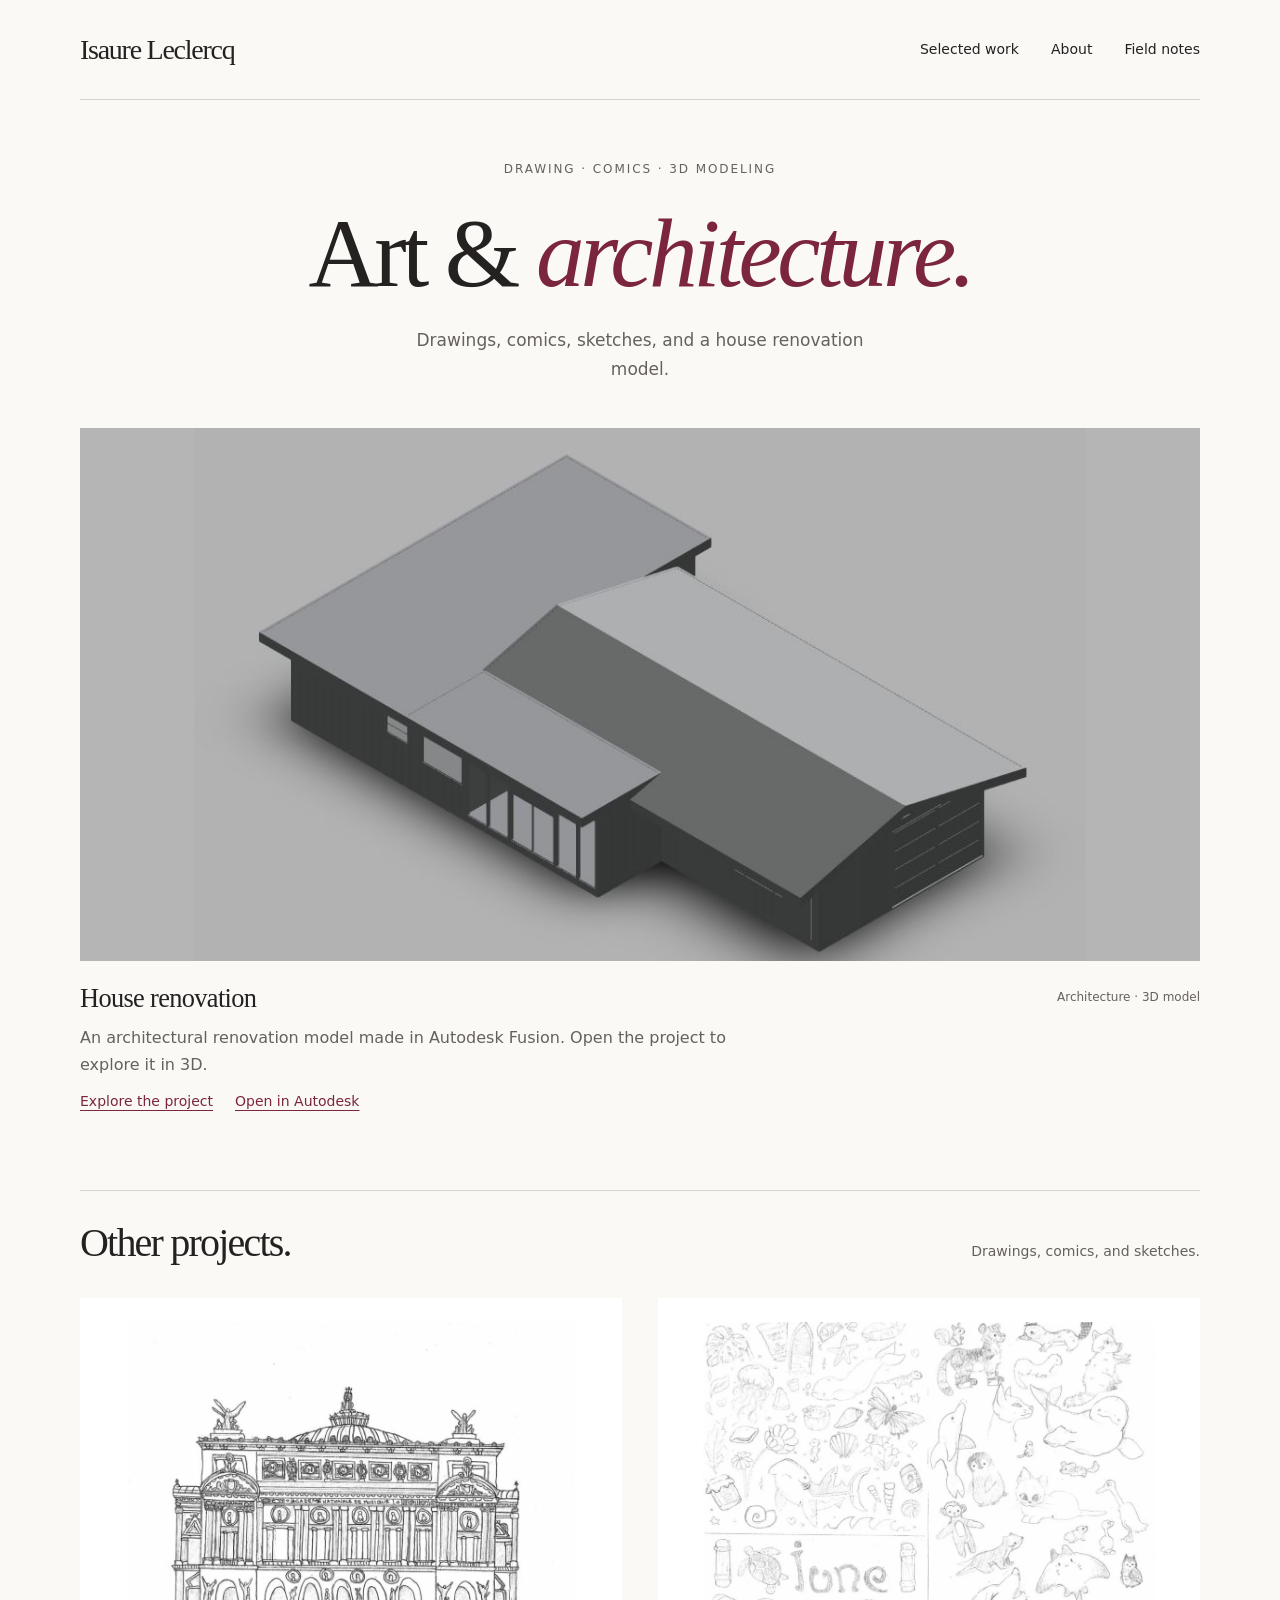
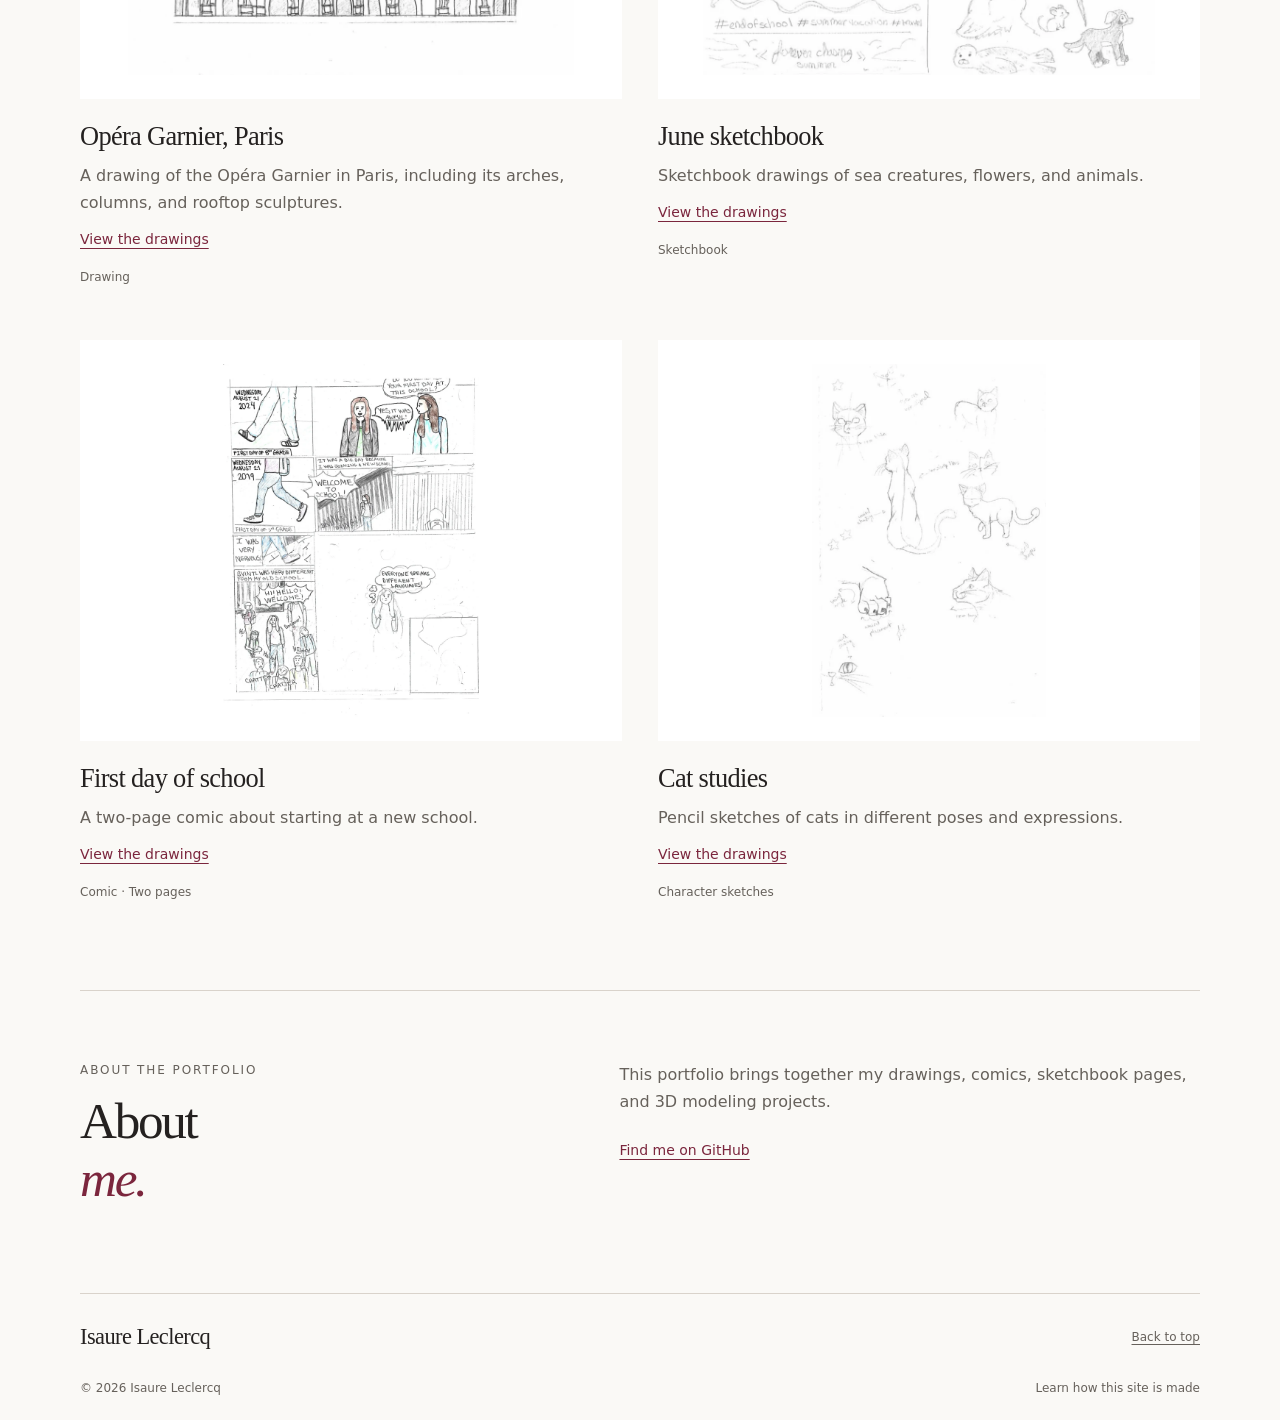
<file: index.html>
<!doctype html>
<html lang="en" data-theme="parisian-gallery">
  <head>
    <meta charset="utf-8">
    <meta name="viewport" content="width=device-width, initial-scale=1">
    <meta name="theme-color" content="#faf9f6">
    <meta name="description" content="Drawings, stories, and spaces by Isaure Leclercq. Explore original artwork and an interactive architectural model.">
    <title>Isaure Leclercq — Portfolio</title>
    <link rel="icon" href="assets/favicon.svg" type="image/svg+xml">
    <link rel="stylesheet" href="themes.css?v=gallery-2">
    <link rel="stylesheet" href="styles.css?v=gallery-2">
    <script src="theme.js?v=gallery-2"></script>
    <script src="script.js?v=gallery-2" defer></script>
  </head>
  <body>
    <a class="skip-link" href="#main">Skip to content</a>
    <header class="site-header wrap">
      <a class="wordmark" href="#top" aria-label="Isaure Leclercq, home" data-name-full>Isaure Leclercq</a>
      <nav class="main-nav" aria-label="Main navigation">
        <a href="#work">Selected work</a>
        <a href="#about">About</a>
        <a href="course/">Field notes</a>
      </nav>
    </header>
    <main id="main">
      <section class="showcase wrap" id="top" aria-labelledby="hero-title">
        <div class="hero-copy">
          <p class="eyebrow" data-eyebrow>Drawing · Comics · 3D modeling</p>
          <h1 id="hero-title"><span data-hero-title>Art &amp;</span> <em data-hero-emphasis>architecture.</em></h1>
          <p class="hero-intro" data-intro>Drawings, comics, sketches, and a house renovation model.</p>
        </div>
        <div class="featured-project" data-featured-project>
        <article class="project-card project-card--featured">
          <a class="project-cover" href="projects/house-renovation.html" aria-label="Open House renovation">
            <img src="assets/house-renovation.jpg" width="920" height="550" alt="Isometric view of the house model, showing overlapping pitched roofs, dark exterior walls, and a glazed entrance." fetchpriority="high" decoding="async">
          </a>
          <div class="project-caption"><div>
            <h2 class="project-title"><a href="projects/house-renovation.html">House renovation</a></h2>
            <p class="project-description">An architectural renovation model made in Autodesk Fusion. Open the project to explore it in 3D.</p>
            <div class="project-links"><a href="projects/house-renovation.html">Explore the project</a><a href="https://mystu70109.autodesk360.com/g/shares/SH90d2dQT28d5b602811bbc0bcde42f199b0" target="_blank" rel="noopener noreferrer">Open in Autodesk</a></div>
          </div><span class="project-meta">Architecture · 3D model</span></div>
        </article>
        </div>
      </section>
      <section class="work-section wrap" id="work" aria-labelledby="work-title">
        <div class="section-heading">
          <h2 id="work-title">Other projects.</h2>
          <p>Drawings, comics, and sketches.</p>
        </div>
        <div class="project-grid" data-project-grid>
        <article class="project-card">
          <a class="project-cover project-cover--contain" href="projects/hand-drawn-art.html#architecture" aria-label="Open Opéra Garnier, Paris">
            <img src="assets/drawings/architectural-study-thumb.webp" width="960" height="762" alt="Detailed hand drawing of the Opéra Garnier in Paris, with arches, columns, and rooftop sculptures." loading="lazy" decoding="async">
          </a>
          <div class="project-caption"><div>
            <h3 class="project-title"><a href="projects/hand-drawn-art.html#architecture">Opéra Garnier, Paris</a></h3>
            <p class="project-description">A drawing of the Opéra Garnier in Paris, including its arches, columns, and rooftop sculptures.</p>
            <div class="project-links"><a href="projects/hand-drawn-art.html#architecture">View the drawings</a></div>
          </div><span class="project-meta">Drawing</span></div>
        </article>
        <article class="project-card">
          <a class="project-cover project-cover--contain" href="projects/hand-drawn-art.html#june" aria-label="Open June sketchbook">
            <img src="assets/drawings/june-sketchbook-thumb.webp" width="960" height="751" alt="A pencil sketchbook spread headed June, filled with sea creatures, flowers, and animals." loading="lazy" decoding="async">
          </a>
          <div class="project-caption"><div>
            <h3 class="project-title"><a href="projects/hand-drawn-art.html#june">June sketchbook</a></h3>
            <p class="project-description">Sketchbook drawings of sea creatures, flowers, and animals.</p>
            <div class="project-links"><a href="projects/hand-drawn-art.html#june">View the drawings</a></div>
          </div><span class="project-meta">Sketchbook</span></div>
        </article>
        <article class="project-card">
          <a class="project-cover project-cover--contain" href="projects/hand-drawn-art.html#comic" aria-label="Open First day of school">
            <img src="assets/drawings/school-comic-1-thumb.webp" width="694" height="960" alt="First page of a hand drawn comic about starting at a new school." loading="lazy" decoding="async">
          </a>
          <div class="project-caption"><div>
            <h3 class="project-title"><a href="projects/hand-drawn-art.html#comic">First day of school</a></h3>
            <p class="project-description">A two-page comic about starting at a new school.</p>
            <div class="project-links"><a href="projects/hand-drawn-art.html#comic">View the drawings</a></div>
          </div><span class="project-meta">Comic · Two pages</span></div>
        </article>
        <article class="project-card">
          <a class="project-cover project-cover--contain" href="projects/hand-drawn-art.html#cats" aria-label="Open Cat studies">
            <img src="assets/drawings/cat-studies-thumb.webp" width="636" height="960" alt="Pencil studies of cats with different expressions and poses." loading="lazy" decoding="async">
          </a>
          <div class="project-caption"><div>
            <h3 class="project-title"><a href="projects/hand-drawn-art.html#cats">Cat studies</a></h3>
            <p class="project-description">Pencil sketches of cats in different poses and expressions.</p>
            <div class="project-links"><a href="projects/hand-drawn-art.html#cats">View the drawings</a></div>
          </div><span class="project-meta">Character sketches</span></div>
        </article>
        </div>
        <p class="empty-projects" data-empty-projects hidden>New work is on its way. Come back soon.</p>
      </section>
      <section class="about-section wrap" id="about" aria-labelledby="about-title">
        <div>
          <p class="eyebrow">About the portfolio</p>
          <h2 id="about-title"><span data-about-title>About</span><br><em data-about-title-emphasis>me.</em></h2>
        </div>
        <div>
          <div class="about-copy" data-about-copy>
            <p>This portfolio brings together my drawings, comics, sketchbook pages, and 3D modeling projects.</p>
          </div>
          <a class="text-link" href="https://github.com/isaureleclercq" target="_blank" rel="noopener noreferrer">Find me on GitHub</a>
        </div>
      </section>
    </main>
    <footer class="site-footer wrap">
      <div class="footer-top">
        <a class="footer-name" href="#top" data-name-full>Isaure Leclercq</a>
        <a class="back-top" href="#top">Back to top</a>
      </div>
      <div class="footer-bottom">
        <span>© <span data-year>2026</span> <span data-name-full>Isaure Leclercq</span></span>
        <a href="course/">Learn how this site is made</a>
      </div>
    </footer>
  </body>
</html>
</file>
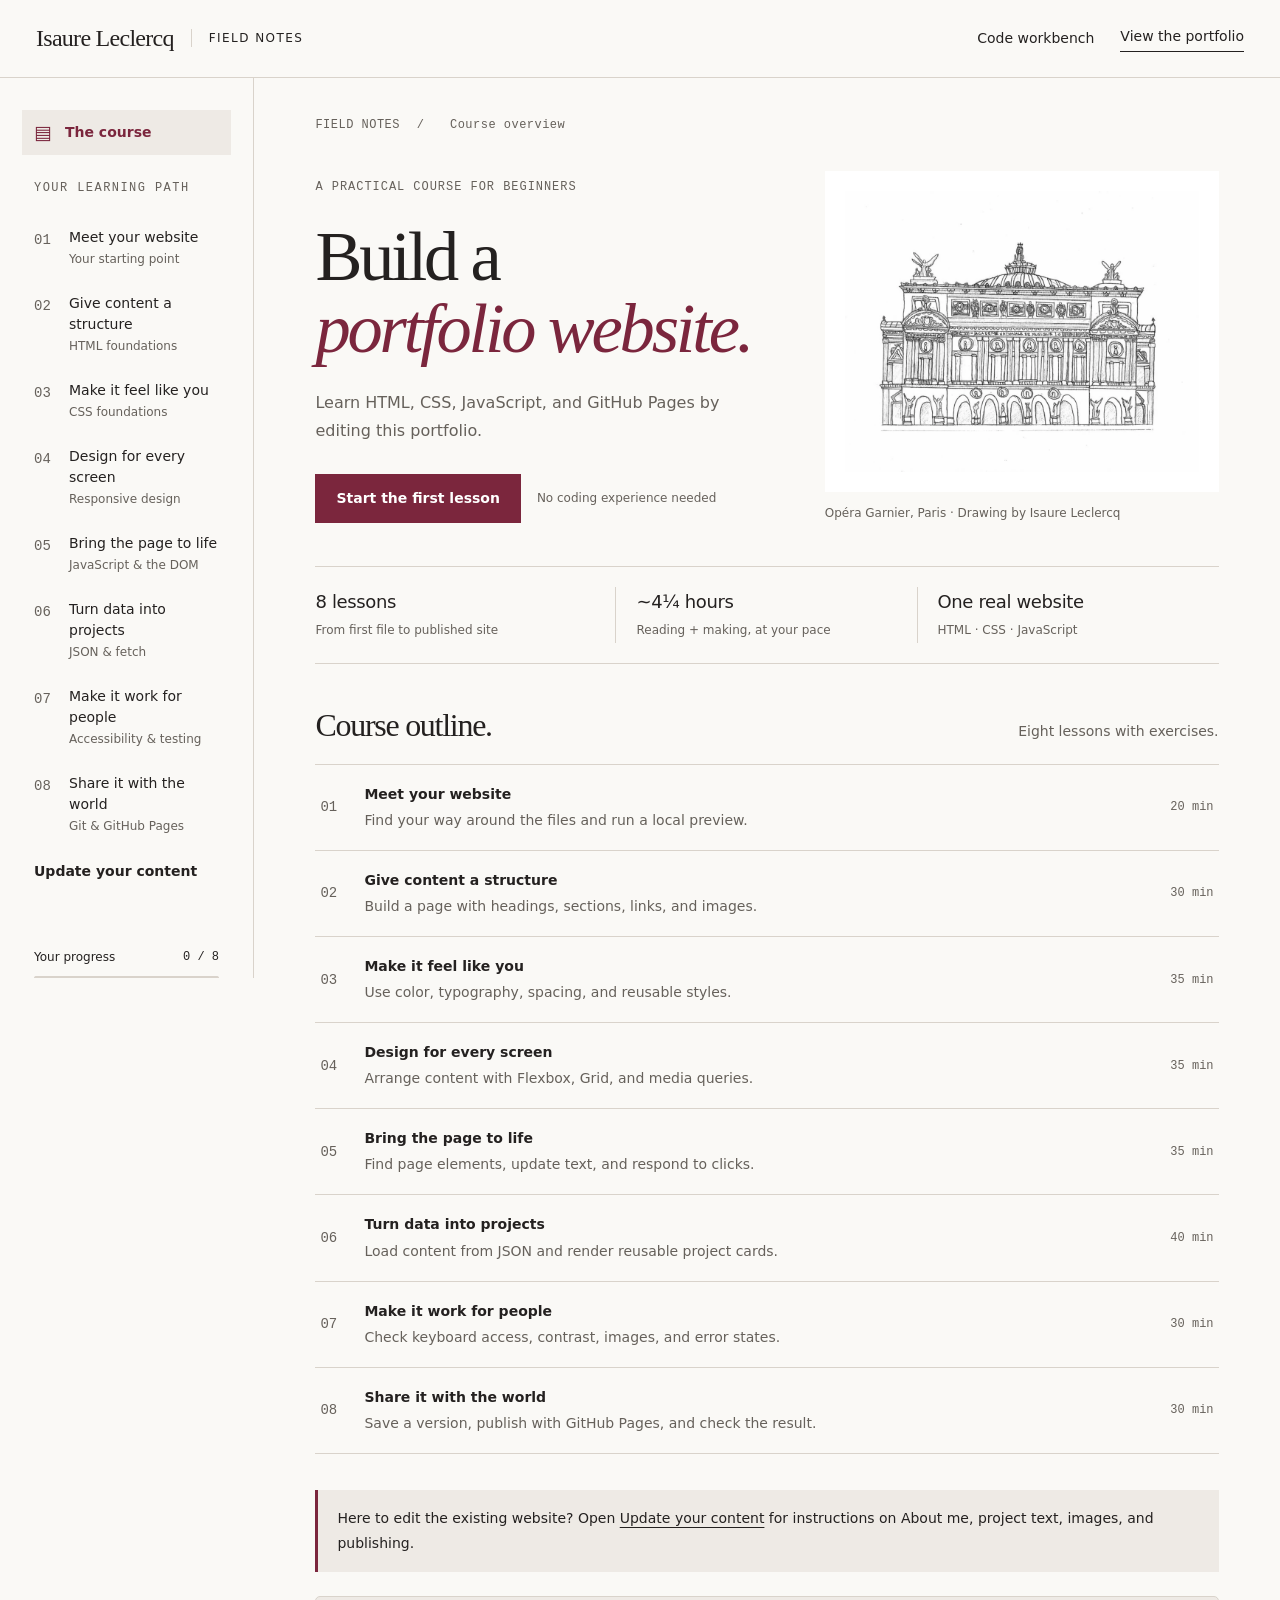
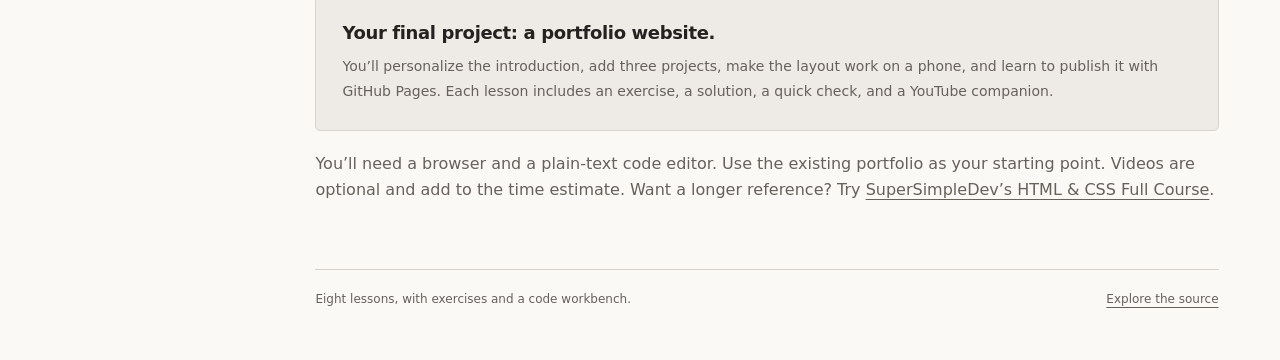
<file: course/index.html>
<!doctype html>
<html lang="en" data-theme="parisian-gallery">
<head><meta charset="utf-8"><meta name="viewport" content="width=device-width, initial-scale=1">
<meta name="theme-color" content="#faf9f6"><meta name="description" content="An eight-lesson, hands-on course for building a personal portfolio with HTML, CSS, JavaScript, JSON, and GitHub Pages. Includes exercises, solutions, and YouTube references.">
<title>Build your corner of the web — A practical portfolio course</title>
<link rel="icon" href="../assets/favicon.svg" type="image/svg+xml"><link rel="stylesheet" href="../themes.css?v=gallery-2"><link rel="stylesheet" href="course.css?v=gallery-2"><script src="../theme.js?v=gallery-2"></script><script src="course.js?v=gallery-2" defer></script></head>
<body><a class="skip" href="#main">Skip to lesson content</a>
<header class="topbar"><a class="brand" href="#overview" aria-label="Field Notes course overview"><span data-name-full>Isaure Leclercq</span><span class="brand-divider" aria-hidden="true"></span><span class="brand-label">Field notes</span></a>
<nav class="top-links" aria-label="Course tools"><a href="#workbench" class="workbench-top">Code workbench </a><a href="../index.html" class="portfolio-link" target="_blank" rel="noopener">View the portfolio</a></nav></header>
<button class="mobile-menu js-only" data-menu aria-expanded="false" aria-controls="course-navigation" type="button"><span>Course contents</span><span aria-hidden="true">☰</span></button>
<div class="shell"><aside class="sidebar" id="course-navigation" aria-label="Course navigation"><a class="overview-link" href="#overview" data-page-link aria-current="page"><span class="overview-icon" aria-hidden="true">▤</span> The course</a>
<p class="eyebrow">Your learning path</p><nav aria-label="Lessons"><ol class="lesson-nav"><li><a class="lesson-link" data-page-link href="#lesson-1"><span class="lesson-num">01</span><span>Meet your website<span class="sr-only" data-complete-label></span><span class="lesson-sub">Your starting point</span></span></a></li><li><a class="lesson-link" data-page-link href="#lesson-2"><span class="lesson-num">02</span><span>Give content a structure<span class="sr-only" data-complete-label></span><span class="lesson-sub">HTML foundations</span></span></a></li><li><a class="lesson-link" data-page-link href="#lesson-3"><span class="lesson-num">03</span><span>Make it feel like you<span class="sr-only" data-complete-label></span><span class="lesson-sub">CSS foundations</span></span></a></li><li><a class="lesson-link" data-page-link href="#lesson-4"><span class="lesson-num">04</span><span>Design for every screen<span class="sr-only" data-complete-label></span><span class="lesson-sub">Responsive design</span></span></a></li><li><a class="lesson-link" data-page-link href="#lesson-5"><span class="lesson-num">05</span><span>Bring the page to life<span class="sr-only" data-complete-label></span><span class="lesson-sub">JavaScript &amp; the DOM</span></span></a></li><li><a class="lesson-link" data-page-link href="#lesson-6"><span class="lesson-num">06</span><span>Turn data into projects<span class="sr-only" data-complete-label></span><span class="lesson-sub">JSON &amp; fetch</span></span></a></li><li><a class="lesson-link" data-page-link href="#lesson-7"><span class="lesson-num">07</span><span>Make it work for people<span class="sr-only" data-complete-label></span><span class="lesson-sub">Accessibility &amp; testing</span></span></a></li><li><a class="lesson-link" data-page-link href="#lesson-8"><span class="lesson-num">08</span><span>Share it with the world<span class="sr-only" data-complete-label></span><span class="lesson-sub">Git &amp; GitHub Pages</span></span></a></li></ol></nav>
<a class="overview-link" href="#updating-content" data-page-link>Update your content</a>
<div class="sidebar-bottom"><p class="progress-label"><span>Your progress</span><strong data-progress-count>0 / 8</strong></p><progress data-progress max="8" value="0" aria-label="Lessons completed"></progress>
<p class="storage-note" data-storage-note>Progress stays in this browser. No account needed.</p><a class="sidebar-tool" href="#workbench" data-page-link><span aria-hidden="true">&lt;/&gt;</span> Open the workbench</a></div></aside>
<main class="main" id="main" tabindex="-1"><p class="breadcrumb">FIELD NOTES <span>/</span> <span data-breadcrumb>Course overview</span></p>
<noscript><p class="no-script">All lessons are available below. Enable JavaScript for saved progress, quick checks, and the interactive workbench. You can do the exercises in your own code editor.</p></noscript>
<section class="page" id="overview" data-title="Course overview"><div class="overview-hero"><div class="hero-copy"><p class="badge">A practical course for beginners</p>
<h1 tabindex="-1">Build a<br><em>portfolio website.</em></h1>
<p class="hero-description">Learn HTML, CSS, JavaScript, and GitHub Pages by editing this portfolio.</p>
<div class="hero-actions"><a class="button" href="#lesson-1" data-resume><span>Start the first lesson</span> </a><span class="hero-note">No coding experience needed</span></div></div>
<figure class="course-art"><a href="../index.html" aria-label="Explore Isaure’s portfolio"><img src="../assets/drawings/architectural-study-thumb.webp" width="960" height="762" alt="Isaure’s drawing of the Opéra Garnier in Paris"></a><figcaption>Opéra Garnier, Paris · Drawing by Isaure Leclercq</figcaption></figure></div>
<div class="facts"><div class="fact"><strong>8 lessons</strong><span>From first file to published site</span></div><div class="fact"><strong>~4¼ hours</strong><span>Reading + making, at your pace</span></div><div class="fact"><strong>One real website</strong><span>HTML · CSS · JavaScript</span></div></div>
<div class="section-title"><h2>Course outline.</h2><p>Eight lessons with exercises.</p></div><div class="curriculum"><a class="curriculum-row" href="#lesson-1"><span class="row-number">01</span><span class="row-title">Meet your website<span class="row-description">Find your way around the files and run a local preview.</span></span><span class="row-time">20 min</span></a><a class="curriculum-row" href="#lesson-2"><span class="row-number">02</span><span class="row-title">Give content a structure<span class="row-description">Build a page with headings, sections, links, and images.</span></span><span class="row-time">30 min</span></a><a class="curriculum-row" href="#lesson-3"><span class="row-number">03</span><span class="row-title">Make it feel like you<span class="row-description">Use color, typography, spacing, and reusable styles.</span></span><span class="row-time">35 min</span></a><a class="curriculum-row" href="#lesson-4"><span class="row-number">04</span><span class="row-title">Design for every screen<span class="row-description">Arrange content with Flexbox, Grid, and media queries.</span></span><span class="row-time">35 min</span></a><a class="curriculum-row" href="#lesson-5"><span class="row-number">05</span><span class="row-title">Bring the page to life<span class="row-description">Find page elements, update text, and respond to clicks.</span></span><span class="row-time">35 min</span></a><a class="curriculum-row" href="#lesson-6"><span class="row-number">06</span><span class="row-title">Turn data into projects<span class="row-description">Load content from JSON and render reusable project cards.</span></span><span class="row-time">40 min</span></a><a class="curriculum-row" href="#lesson-7"><span class="row-number">07</span><span class="row-title">Make it work for people<span class="row-description">Check keyboard access, contrast, images, and error states.</span></span><span class="row-time">30 min</span></a><a class="curriculum-row" href="#lesson-8"><span class="row-number">08</span><span class="row-title">Share it with the world<span class="row-description">Save a version, publish with GitHub Pages, and check the result.</span></span><span class="row-time">30 min</span></a></div>
<p class="note">Here to edit the existing website? Open <a href="#updating-content">Update your content</a> for instructions on About me, project text, images, and publishing.</p>
<section class="capstone" aria-labelledby="capstone-title"><div><h3 id="capstone-title">Your final project: a portfolio website.</h3><p>You’ll personalize the introduction, add three projects, make the layout work on a phone, and learn to publish it with GitHub Pages. Each lesson includes an exercise, a solution, a quick check, and a YouTube companion.</p></div></section>
<p class="workbench-challenge">You’ll need a browser and a plain-text code editor. Use the existing portfolio as your starting point. Videos are optional and add to the time estimate. Want a longer reference? Try <a href="https://www.youtube.com/watch?v=G3e-cpL7ofc" target="_blank" rel="noopener">SuperSimpleDev’s HTML &amp; CSS Full Course</a>.</p></section>
<article class="page" id="lesson-1" data-lesson data-title="Meet your website">
      <header class="lesson-header"><p class="eyebrow">Lesson 01 / 08 · Your starting point · ~20 min</p>
      <h1 tabindex="-1">A few files. A whole website.</h1><p class="lesson-intro">A website starts as a folder. In this lesson, you’ll learn what each file does, open the portfolio on your computer, and make your first small change.</p>
      <ul class="objectives"><li>Understand the file structure</li><li>Run a local server</li><li>Make your first edit</li></ul></header>
      <div class="lesson-layout"><div class="lesson-copy"><h2>Meet the three building blocks</h2>
 <p><strong>HTML</strong> describes the content: headings, paragraphs, navigation, and images. <strong>CSS</strong> decides how that content looks and fits together. <strong>JavaScript</strong> adds behavior, including loading the introduction and project cards.</p>
 <p>This portfolio is a <strong>static website</strong>. A server sends its files to your browser, and the browser displays them. There is no database, login, or build step. You can learn how the whole thing works by opening a handful of files.</p>
 <div class="flow" aria-label="HTML is structure, CSS is appearance, JavaScript is behavior"><span>HTML · structure</span><b>+</b><span>CSS · appearance</span><b>+</b><span>JS · behavior</span></div>
 <h2>A map of this project</h2>
 <div class="file-map">
 <div class="file-row"><code>index.html</code><span>The page: navigation, introduction, project area, About section, and footer.</span></div>
 <div class="file-row"><code>styles.css</code><span>Typography, spacing, and layouts for different screens.</span></div>
 <div class="file-row"><code>themes.css</code><span>Shared palettes and typography for all four designs.</span></div>
 <div class="file-row"><code>theme.js</code><span>Reads site.json and applies the selected design on every page.</span></div>
 <div class="file-row"><code>script.js</code><span>Builds the project cards and applies the homepage copy.</span></div>
 <div class="file-row"><code>site.json</code><span>Your selected design, name, introduction, and About text.</span></div>
 <div class="file-row"><code>projects.json</code><span>A list of your projects. An empty list looks like <code>[]</code>.</span></div>
 <div class="file-row"><code>assets/</code><span>Images and the small browser-tab icon, called a favicon.</span></div>
 </div>
 <h2>Open the project locally</h2>
 <p>You need a browser, a plain-text code editor, and Python 3. The local environment for this project already has Python. Open the project folder in your editor. In a terminal, go to the same folder and start a server. Replace the example path below with your project folder:</p>
 <div class="code-block"><div class="code-top">Terminal · macOS</div><pre><code>cd &quot;/path/to/your/portfolio&quot;
python3 -m http.server 8000 --bind 127.0.0.1</code></pre></div>
 <p>Visit <a href="http://localhost:8000/" target="_blank" rel="noopener">localhost:8000</a>. If this course is already running there, the server is already started. Keep its terminal open while working. To stop a server you started, press <kbd>Ctrl</kbd> + <kbd>C</kbd> in that terminal.</p>
 <div class="note"><strong>Why a server?</strong> Double-clicking an HTML file opens a <code>file://</code> URL. Browsers restrict requests from these pages, so fetching the JSON can fail. A local <code>http://</code> address lets the files work together.</div>
 <p>On another computer, replace the folder path with your own. If port 8000 is busy, reuse the existing preview or start on port 8001 and visit <code>http://localhost:8001</code>. On Windows, <code>py -m http.server 8000 --bind 127.0.0.1</code> is a common equivalent when Python is installed.</p>
 <h2>Make the edit → save → refresh loop</h2>
 <p>Open <code>site.json</code> and find <code>"intro"</code>. Change only the words inside its quotation marks. Save the file and refresh the <em>portfolio</em> tab. You should see your new introduction. This server does not automatically refresh the browser.</p>
 <p>Keep this course open in another tab. For bigger experiments, make a copy of the project folder first. You can also use the course’s <a href="#workbench">workbench</a> without changing the portfolio files.</p><section class="exercise" aria-labelledby="exercise-1"><p class="eyebrow">Make it yours · exercise 01</p>
    <h2 id="exercise-1">Your first personal touch</h2><p>Change the introduction to one sentence about something you enjoy making. Keep the JSON valid.</p>
    <ul class="checklist"><li><label><input type="checkbox" data-check="lesson-1-0"><span>Find the main files in your code editor.</span></label></li><li><label><input type="checkbox" data-check="lesson-1-1"><span>Edit the intro value in site.json, then save it.</span></label></li><li><label><input type="checkbox" data-check="lesson-1-2"><span>Refresh the portfolio and confirm that your sentence appears.</span></label></li></ul>
    <details><summary>Need a hand? See a solution</summary><p>For example, the <code>intro</code> entry could look like this. Keep the comma if another property follows it. Replace just this entry, not the entire file.</p><div class="code-block"><div class="code-top">site.json · one property</div><pre><code>&quot;intro&quot;: &quot;I make visual stories, small experiments, and things that spark curiosity.&quot;,</code></pre></div><p>If nothing changes, check that you saved the correct file and refreshed the portfolio rather than the course. If the original copy returns, check your commas and double quotes.</p></details></section>
      <form class="quiz js-only" data-quiz data-answer="1" data-explanation="The script reads the intro property from site.json and puts it into the page.">
      <p class="eyebrow">A quick check</p><fieldset><legend>Which file should you edit to change the introduction?</legend><label><input type="radio" name="quiz-1" value="0"><span>styles.css</span></label><label><input type="radio" name="quiz-1" value="1"><span>site.json</span></label><label><input type="radio" name="quiz-1" value="2"><span>projects.json</span></label></fieldset>
      <button class="button small secondary" type="submit">Check my answer</button><p class="quiz-feedback" data-feedback aria-live="polite"></p></form>
      <div class="lesson-end"><button class="button completion-button js-only" type="button" data-complete="lesson-1" aria-pressed="false">Mark lesson complete</button>
      <a class="next-link" href="#lesson-2">Next lesson</a></div><p class="completion-message" id="lesson-1-message" aria-live="polite"></p>
      </div><aside class="lesson-resource" aria-label="Lesson 1 references"><h2>Watch & explore</h2>
      <a class="video-card" href="https://www.youtube.com/watch?v=kUMe1FH4CHE" target="_blank" rel="noopener">
      <div class="video-graphic" aria-hidden="true"><span class="play-icon">▶</span><span class="video-topic">HTML / getting started</span></div>
      <div class="video-info"><small>freeCodeCamp.org · Dave Gray</small><strong>Learn HTML – Full Tutorial for Beginners</strong><span>Watch on YouTube</span></div></a>
      <p class="watch-note">Use the getting-started and document-head chapters. The full video is a longer optional reference.</p><p class="watch-note">Optional companion video. Lesson time estimates cover reading and exercises, not video time.</p>
      <a class="reading-link" href="https://developer.mozilla.org/en-US/docs/Learn_web_development/Howto/Web_mechanics/What_is_a_web_server" target="_blank" rel="noopener">MDN · What is a web server?</a></aside></div></article><article class="page" id="lesson-2" data-lesson data-title="Give content a structure">
      <header class="lesson-header"><p class="eyebrow">Lesson 02 / 08 · HTML foundations · ~30 min</p>
      <h1 tabindex="-1">Start with meaning.</h1><p class="lesson-intro">Before choosing a color or a font, give the page a clear structure. HTML tells the browser what each piece of content means.</p>
      <ul class="objectives"><li>Read HTML elements</li><li>Use semantic sections</li><li>Connect links and IDs</li></ul></header>
      <div class="lesson-layout"><div class="lesson-copy"><h2>Read an HTML element</h2>
 <p>An element usually has an opening tag, some content, and a closing tag. In <code>&lt;h1&gt;Hello, I’m Isaure.&lt;/h1&gt;</code>, the tags make the text a heading. An <strong>attribute</strong> gives an element extra information, such as the destination of a link.</p><div class="code-block"><div class="code-top">HTML · a link</div><pre><code>&lt;a href=&quot;#about&quot;&gt;A little about me&lt;/a&gt;</code></pre></div>
 <p><code>a</code> means anchor, <code>href</code> is its destination, and the text between the tags is the link label. A destination starting with <code>#</code> points to an element with a matching <code>id</code> on the same page.</p>
 <h2>Build the document skeleton</h2>
 <p>The <code>head</code> contains information for the browser. The <code>body</code> contains the page people see. The title appears in the browser tab, while the viewport setting lets the layout use a phone’s actual screen width. This is a small complete example, not a replacement for your existing file:</p><div class="code-block"><div class="code-top">index.html · minimal example</div><pre><code>&lt;!doctype html&gt;
&lt;html lang=&quot;en&quot;&gt;
  &lt;head&gt;
    &lt;meta charset=&quot;utf-8&quot;&gt;
    &lt;meta name=&quot;viewport&quot; content=&quot;width=device-width, initial-scale=1&quot;&gt;
    &lt;title&gt;My portfolio&lt;/title&gt;
    &lt;link rel=&quot;stylesheet&quot; href=&quot;styles.css&quot;&gt;
    &lt;script src=&quot;script.js&quot; defer&gt;&lt;/script&gt;
  &lt;/head&gt;
  &lt;body&gt;
    &lt;header&gt;&lt;nav&gt;&lt;a href=&quot;#work&quot;&gt;Work&lt;/a&gt;&lt;/nav&gt;&lt;/header&gt;
    &lt;main&gt;
      &lt;h1&gt;Hello, I’m Isaure.&lt;/h1&gt;
      &lt;section id=&quot;work&quot;&gt;
        &lt;h2&gt;Selected work&lt;/h2&gt;
        &lt;p&gt;A collection of things I’m making.&lt;/p&gt;
      &lt;/section&gt;
    &lt;/main&gt;
    &lt;footer&gt;Made with curiosity.&lt;/footer&gt;
  &lt;/body&gt;
&lt;/html&gt;</code></pre></div>
 <h2>Choose elements by their purpose</h2>
 <p><code>header</code> introduces the page; <code>nav</code> groups its main navigation links; <code>main</code> contains the main content. A <code>section</code> groups a topic and usually has a heading. An <code>article</code> works well for a project card that makes sense on its own.</p>
 <p>Use one clear <code>h1</code> for the page title, <code>h2</code> for its main sections, and <code>h3</code> for headings within those sections. Choose the heading level for the document’s structure; CSS will handle its visual size.</p>
 <h2>Follow paths and hooks</h2>
 <p>A <code>class</code> can be shared by many elements and is useful for styling. An <code>id</code> must identify one element on the page. This project also uses attributes such as <code>data-intro</code> so JavaScript can find specific content.</p>
 <p>A relative path is resolved from the current page. From the portfolio’s root page, <code>assets/cover.jpg</code> points into the assets folder. From this course folder, <code>../index.html</code> goes up one level to the portfolio.</p><div class="code-block"><div class="code-top">HTML · an image</div><pre><code>&lt;img src=&quot;assets/cover.jpg&quot; alt=&quot;Green and cream poster with oversized serif lettering&quot;&gt;</code></pre></div>
 <p>Images do not have a closing tag. Their <code>alt</code> text describes the useful information in the image. We’ll return to this in the accessibility lesson.</p><section class="exercise" aria-labelledby="exercise-2"><p class="eyebrow">Make it yours · exercise 02</p>
    <h2 id="exercise-2">Add a small “Now” section</h2><p>In index.html, add a section just before the closing &lt;/main&gt; tag. Then add a link to it in the main navigation.</p>
    <ul class="checklist"><li><label><input type="checkbox" data-check="lesson-2-0"><span>Create a section with id=&quot;now&quot;, a heading, and a sentence about what you are learning.</span></label></li><li><label><input type="checkbox" data-check="lesson-2-1"><span>Add a navigation link whose href is #now.</span></label></li><li><label><input type="checkbox" data-check="lesson-2-2"><span>Click the link and confirm it moves to the new section.</span></label></li></ul>
    <details><summary>Need a hand? See a solution</summary><div class="code-block"><div class="code-top">index.html · inside main</div><pre><code>&lt;section class=&quot;wrap&quot; id=&quot;now&quot; aria-labelledby=&quot;now-title&quot;&gt;
  &lt;h2 id=&quot;now-title&quot;&gt;What I’m learning&lt;/h2&gt;
  &lt;p&gt;I’m learning how to turn ideas into websites.&lt;/p&gt;
&lt;/section&gt;</code></pre></div><div class="code-block"><div class="code-top">index.html · inside the existing nav</div><pre><code>&lt;a href=&quot;#now&quot;&gt;Now&lt;/a&gt;</code></pre></div><p>The <code>href</code> and section <code>id</code> match. <code>aria-labelledby</code> uses the heading’s ID to give the section an accessible name. Styling comes next.</p></details></section>
      <form class="quiz js-only" data-quiz data-answer="2" data-explanation="A hash link targets an ID on the current page, so the destination needs id=&quot;work&quot;.">
      <p class="eyebrow">A quick check</p><fieldset><legend>What does href=&quot;#work&quot; point to?</legend><label><input type="radio" name="quiz-2" value="0"><span>A file named work.html</span></label><label><input type="radio" name="quiz-2" value="1"><span>An element with class=&quot;work&quot;</span></label><label><input type="radio" name="quiz-2" value="2"><span>The element with id=&quot;work&quot;</span></label></fieldset>
      <button class="button small secondary" type="submit">Check my answer</button><p class="quiz-feedback" data-feedback aria-live="polite"></p></form>
      <div class="lesson-end"><button class="button completion-button js-only" type="button" data-complete="lesson-2" aria-pressed="false">Mark lesson complete</button>
      <a class="next-link" href="#lesson-3">Next lesson</a></div><p class="completion-message" id="lesson-2-message" aria-live="polite"></p>
      </div><aside class="lesson-resource" aria-label="Lesson 2 references"><h2>Watch & explore</h2>
      <a class="video-card" href="https://www.youtube.com/watch?v=kUMe1FH4CHE" target="_blank" rel="noopener">
      <div class="video-graphic" aria-hidden="true"><span class="play-icon">▶</span><span class="video-topic">HTML / structure</span></div>
      <div class="video-info"><small>freeCodeCamp.org · Dave Gray</small><strong>Learn HTML – Full Tutorial for Beginners</strong><span>Watch on YouTube</span></div></a>
      <p class="watch-note">Focus on text, links, images, and semantic tags. Pause and write a small example after each topic.</p><p class="watch-note">Optional companion video. Lesson time estimates cover reading and exercises, not video time.</p>
      <a class="reading-link" href="https://developer.mozilla.org/en-US/docs/Learn_web_development/Core/Structuring_content" target="_blank" rel="noopener">MDN · Structuring content with HTML</a></aside></div></article><article class="page" id="lesson-3" data-lesson data-title="Make it feel like you">
      <header class="lesson-header"><p class="eyebrow">Lesson 03 / 08 · CSS foundations · ~35 min</p>
      <h1 tabindex="-1">Give your page a point of view.</h1><p class="lesson-intro">A few deliberate choices can give a simple page a strong personality. Learn how this portfolio uses a small color palette, two kinds of type, and plenty of space.</p>
      <ul class="objectives"><li>Write CSS rules</li><li>Understand the box model</li><li>Use custom properties</li></ul></header>
      <div class="lesson-layout"><div class="lesson-copy"><h2>A selector chooses. A declaration changes.</h2>
 <p>In a CSS rule, the selector chooses the elements to style. Inside the braces, each declaration pairs a property with a value. A dot selects a class, a hash selects an ID, and an element name selects every matching element.</p><div class="code-block"><div class="code-top">styles.css · a rule</div><pre><code>.hero-intro {
  color: var(--muted);
  font-size: 16px;
  line-height: 1.65;
}</code></pre></div>
 <p>This selects elements with <code>class="hero-intro"</code>. <code>line-height</code> without a unit multiplies the text size: 1.65 gives each line room to breathe. CSS comments use <code>/* like this */</code>.</p>
 <h2>Understand the space around a box</h2>
 <p>Every element occupies a box. <strong>Content</strong> sits in the middle, <strong>padding</strong> is space inside the border, and <strong>margin</strong> is space outside it. A border sits between the padding and margin.</p><div class="code-block"><div class="code-top">CSS · a box you can experiment with</div><pre><code>* { box-sizing: border-box; }

.note-card {
  max-width: 420px;
  padding: 24px;
  border: 1px solid #637166;
  margin: 32px auto;
}</code></pre></div>
 <p><code>border-box</code> includes padding and borders in the element’s declared width, which makes sizing more predictable. <code>max-width</code> sets an upper limit, and horizontal <code>auto</code> margins can center a block when there is spare space.</p>
 <h2>Give your design a small vocabulary</h2>
 <p>The top of <code>themes.css</code> defines <strong>custom properties</strong>. A name beginning with <code>--</code> stores a reusable value. <code>:root</code> makes these values available throughout the document; <code>var()</code> reads one.</p><div class="code-block"><div class="code-top">themes.css · Parisian Gallery tokens</div><pre><code>:root {
  --paper: #faf9f6;
  --ink: #242120;
  --muted: #66615b;
  --accent: #7b263d;
}

body {
  background: var(--paper);
  color: var(--ink);
}</code></pre></div>
 <p>Changing one token can update many elements at once. Begin with one background, one text color, and one accent. The portfolio pairs a readable sans-serif font with Georgia for expressive italic headings. You do not need a downloaded font to make the page feel personal.</p>
 <h2>Switch the whole design with configuration</h2>
 <p>In <code>site.json</code>, change <code>"theme": "parisian-gallery"</code> to <code>"cobalt-studio"</code>, <code>"playful-sketchbook"</code>, or <code>"midnight-atelier"</code>. Save and refresh to see the new palette, typography, and homepage layout. The gallery, model page, and course follow the same setting.</p>
 <p><code>theme.js</code> reads this setting once per page and adds a <code>data-theme</code> attribute to the document. Rules in <code>themes.css</code> select the matching palette. Use the <code>:root</code> values to customize Parisian Gallery, or the matching <code>[data-theme]</code> block to customize another preset.</p>
 <h2>When a style seems to be ignored</h2>
 <p>CSS rules can compete. More specific selectors can win over broader ones. When importance and specificity match, the later declaration wins. In browser developer tools, inspect an element and look for crossed-out declarations to see which rule is winning.</p>
 <div class="note"><strong>Try one change at a time.</strong> Start with spacing, then color, then typography. A small, visible change teaches you more than replacing the whole stylesheet.</div><section class="exercise" aria-labelledby="exercise-3"><p class="eyebrow">Make it yours · exercise 03</p>
    <h2 id="exercise-3">Create your first design variation</h2><p>Try a warmer accent and give the “Now” section from lesson 2 some space. You can test colors in the workbench before editing the portfolio.</p>
    <ul class="checklist"><li><label><input type="checkbox" data-check="lesson-3-0"><span>Find --accent in themes.css under :root and change it to a color you like.</span></label></li><li><label><input type="checkbox" data-check="lesson-3-1"><span>Add padding to #now so the text has space above and below.</span></label></li><li><label><input type="checkbox" data-check="lesson-3-2"><span>Inspect the result and check that text is still easy to read.</span></label></li></ul>
    <details><summary>Need a hand? See a solution</summary><div class="code-block"><div class="code-top">themes.css · edit the existing token</div><pre><code>--accent: #d99b69;</code></pre></div><div class="code-block"><div class="code-top">styles.css · add a new rule</div><pre><code>#now {
  padding-block: 64px;
}

#now p {
  max-width: 42ch;
  line-height: 1.8;
}</code></pre></div><p><code>padding-block</code> adds space above and below in this writing direction. <code>ch</code> is based on the width of the font’s “0” character; it is a useful approximate measure for readable line lengths. These are sample values, not the only good answers.</p></details></section>
      <form class="quiz js-only" data-quiz data-answer="1" data-explanation="Padding is inside the border. Margin separates the box from neighboring boxes.">
      <p class="eyebrow">A quick check</p><fieldset><legend>Which property adds space inside an element’s border?</legend><label><input type="radio" name="quiz-3" value="0"><span>margin</span></label><label><input type="radio" name="quiz-3" value="1"><span>padding</span></label><label><input type="radio" name="quiz-3" value="2"><span>gap</span></label></fieldset>
      <button class="button small secondary" type="submit">Check my answer</button><p class="quiz-feedback" data-feedback aria-live="polite"></p></form>
      <div class="lesson-end"><button class="button completion-button js-only" type="button" data-complete="lesson-3" aria-pressed="false">Mark lesson complete</button>
      <a class="next-link" href="#lesson-4">Next lesson</a></div><p class="completion-message" id="lesson-3-message" aria-live="polite"></p>
      </div><aside class="lesson-resource" aria-label="Lesson 3 references"><h2>Watch & explore</h2>
      <a class="video-card" href="https://www.youtube.com/watch?v=1PnVor36_40" target="_blank" rel="noopener">
      <div class="video-graphic" aria-hidden="true"><span class="play-icon">▶</span><span class="video-topic">CSS / essentials</span></div>
      <div class="video-info"><small>Web Dev Simplified</small><strong>Learn CSS in 20 Minutes</strong><span>Watch on YouTube</span></div></a>
      <p class="watch-note">Watch for selectors, declarations, stylesheet linking, and the box model. Recreate one example yourself.</p><p class="watch-note">Optional companion video. Lesson time estimates cover reading and exercises, not video time.</p>
      <a class="reading-link" href="https://developer.mozilla.org/en-US/docs/Learn_web_development/Core/Styling_basics/Box_model" target="_blank" rel="noopener">MDN · The CSS box model</a></aside></div></article><article class="page" id="lesson-4" data-lesson data-title="Design for every screen">
      <header class="lesson-header"><p class="eyebrow">Lesson 04 / 08 · Responsive design · ~35 min</p>
      <h1 tabindex="-1">Let the layout breathe.</h1><p class="lesson-intro">Your page needs to work in a narrow phone browser and on a wide desktop. Responsive design gives content rules for using the space it actually has.</p>
      <ul class="objectives"><li>Choose Flexbox or Grid</li><li>Use flexible widths</li><li>Test narrow screens</li></ul></header>
      <div class="lesson-layout"><div class="lesson-copy"><h2>Start with a flexible container</h2>
 <p>A fixed width like <code>width: 1180px</code> can overflow a phone. This portfolio’s <code>.wrap</code> class combines a maximum size with space at the edges. <code>min()</code> uses whichever value is smaller.</p><div class="code-block"><div class="code-top">styles.css · desktop container</div><pre><code>.wrap {
  width: min(1120px, calc(100% - 80px));
  margin-inline: auto;
}</code></pre></div>
 <p>On a large screen, the content stops growing at 1120 pixels. Below that size, it uses the available width minus 80 pixels. The existing mobile rules make the side margins smaller on narrow screens.</p>
 <h2>Use Flexbox for a row</h2>
 <p>Flexbox is useful when arranging items mainly along one axis. The portfolio header puts a wordmark at one end and navigation at the other. <code>gap</code> adds space between items without adding it around the whole container.</p><div class="code-block"><div class="code-top">CSS · simplified header</div><pre><code>.site-header {
  display: flex;
  align-items: center;
  justify-content: space-between;
  gap: 24px;
}</code></pre></div>
 <h2>Use Grid for project columns</h2>
 <p>Grid describes rows and columns. In this rule, <code>repeat(2, ...)</code> creates two equal columns. <code>1fr</code> means one share of the available space. <code>minmax(0, 1fr)</code> lets a column shrink instead of being forced wider by its contents.</p><div class="code-block"><div class="code-top">styles.css · project grid</div><pre><code>.project-grid {
  display: grid;
  grid-template-columns: repeat(2, minmax(0, 1fr));
  gap: 52px 36px;
}

@media (max-width: 600px) {
  .project-grid {
    grid-template-columns: 1fr;
    gap: 38px;
  }
}</code></pre></div>
 <p>A <strong>media query</strong> applies rules when a condition is true. Here, at viewport widths of 600 pixels or less, the projects stack into one column. This is already implemented in the portfolio. Lesson 6 will give you real cards to test.</p>
 <h2>Let images fit their space</h2>
 <p><code>width: 100%</code> keeps an image within its container. For a cropped project cover, <code>object-fit: cover</code> fills the frame while preserving the image’s proportions. Some edges may be cropped, so check the subject is still visible.</p>
 <p>Test by narrowing the browser and by using the device toolbar in developer tools. Look for sideways scrolling, squeezed navigation, unreadably small text, and controls that are hard to tap. Also test at 200% zoom.</p><section class="exercise" aria-labelledby="exercise-4"><p class="eyebrow">Make it yours · exercise 04</p>
    <h2 id="exercise-4">Turn a card into a responsive layout</h2><p>Open the workbench. Duplicate its article so there are two project cards, then arrange them in a grid that stacks on small screens.</p>
    <ul class="checklist"><li><label><input type="checkbox" data-check="lesson-4-0"><span>Place two article elements inside a div with class=&quot;project-list&quot;.</span></label></li><li><label><input type="checkbox" data-check="lesson-4-1"><span>Set two equal columns with a gap, then switch to one below 600px.</span></label></li><li><label><input type="checkbox" data-check="lesson-4-2"><span>Run the preview and narrow the browser to check the result.</span></label></li></ul>
    <details><summary>Need a hand? See a solution</summary><div class="code-block"><div class="code-top">Workbench · wrap your cards</div><pre><code>&lt;div class=&quot;project-list&quot;&gt;
  &lt;article class=&quot;card&quot;&gt;First project&lt;/article&gt;
  &lt;article class=&quot;card&quot;&gt;Second project&lt;/article&gt;
&lt;/div&gt;</code></pre></div><div class="code-block"><div class="code-top">Workbench · add to the CSS</div><pre><code>.project-list {
  display: grid;
  grid-template-columns: repeat(2, minmax(0, 1fr));
  gap: 16px;
}

@media (max-width: 600px) {
  .project-list { grid-template-columns: 1fr; }
}</code></pre></div><p>The media query in the workbench uses the preview frame’s width. Expand your browser for two columns and narrow it for one. Keep the original card content inside each article.</p></details></section>
      <form class="quiz js-only" data-quiz data-answer="0" data-explanation="It creates two equal shares of the grid’s available width. A later media query can change the columns.">
      <p class="eyebrow">A quick check</p><fieldset><legend>What does grid-template-columns: repeat(2, 1fr) create?</legend><label><input type="radio" name="quiz-4" value="0"><span>Two equally sized columns</span></label><label><input type="radio" name="quiz-4" value="1"><span>Two fixed 1-pixel columns</span></label><label><input type="radio" name="quiz-4" value="2"><span>Two columns on every device, regardless of later rules</span></label></fieldset>
      <button class="button small secondary" type="submit">Check my answer</button><p class="quiz-feedback" data-feedback aria-live="polite"></p></form>
      <div class="lesson-end"><button class="button completion-button js-only" type="button" data-complete="lesson-4" aria-pressed="false">Mark lesson complete</button>
      <a class="next-link" href="#lesson-5">Next lesson</a></div><p class="completion-message" id="lesson-4-message" aria-live="polite"></p>
      </div><aside class="lesson-resource" aria-label="Lesson 4 references"><h2>Watch & explore</h2>
      <a class="video-card" href="https://www.youtube.com/watch?v=8QSqwbSztnA" target="_blank" rel="noopener">
      <div class="video-graphic" aria-hidden="true"><span class="play-icon">▶</span><span class="video-topic">CSS / grid</span></div>
      <div class="video-info"><small>Kevin Powell</small><strong>Get started with grid WITHOUT being overwhelmed</strong><span>Watch on YouTube</span></div></a>
      <p class="watch-note">Focus on grid containers, columns, repeat(), and fractional units. Then build the two-card exercise.</p><p class="watch-note">Optional companion video. Lesson time estimates cover reading and exercises, not video time.</p>
      <a class="reading-link" href="https://developer.mozilla.org/en-US/docs/Learn_web_development/Core/CSS_layout/Responsive_Design" target="_blank" rel="noopener">MDN · Responsive web design</a></aside></div></article><article class="page" id="lesson-5" data-lesson data-title="Bring the page to life">
      <header class="lesson-header"><p class="eyebrow">Lesson 05 / 08 · JavaScript &amp; the DOM · ~35 min</p>
      <h1 tabindex="-1">Make the browser do something.</h1><p class="lesson-intro">JavaScript can read the page, change its content, and react to an action. Start with one element and one small interaction.</p>
      <ul class="objectives"><li>Select a DOM element</li><li>Change textContent</li><li>Handle a click event</li></ul></header>
      <div class="lesson-layout"><div class="lesson-copy"><h2>The browser turns HTML into a tree</h2>
 <p>The <strong>Document Object Model</strong>, or DOM, is the browser’s representation of your page. JavaScript can select elements from this tree. A CSS selector works here too: <code>.class-name</code>, <code>#an-id</code>, or <code>[data-intro]</code>.</p><div class="code-block"><div class="code-top">JavaScript · select and update</div><pre><code>const introduction = document.querySelector(&#x27;[data-intro]&#x27;);
introduction.textContent = &#x27;A little collection of things I make.&#x27;;</code></pre></div>
 <p><code>const</code> gives a name to a value. <code>document.querySelector()</code> returns the first matching element, or <code>null</code> if none exists. <code>textContent</code> changes its text without interpreting it as HTML.</p>
 <div class="note"><strong>Timing matters.</strong> The portfolio loads <code>script.js</code> with <code>defer</code>, so the HTML is parsed before the script runs. Later, its JSON request may update the introduction again. For a permanent introduction change, edit <code>site.json</code>.</div>
 <h2>Read the portfolio’s helper function</h2>
 <p>A function packages steps you want to reuse. This existing helper takes a selector and a value, skips empty values, and updates every matching element. <code>querySelectorAll()</code> gives a collection; <code>forEach()</code> runs a function for each item.</p><div class="code-block"><div class="code-top">script.js · existing helper</div><pre><code>const setText = (selector, value) =&gt; {
  if (!value) return;
  document.querySelectorAll(selector).forEach((node) =&gt; {
    node.textContent = value;
  });
};

// Example call:
setText(&#x27;[data-name-full]&#x27;, &#x27;Isaure Leclercq&#x27;);</code></pre></div>
 <p>The arrow <code>=&gt;</code> introduces a function. Its inputs are called parameters. A function definition does not run its body until something calls it. The footer has multiple name elements, so updating all matches keeps them consistent.</p>
 <h2>Respond to an event</h2>
 <p>A click is an <strong>event</strong>. <code>addEventListener()</code> registers a function to run when it happens. Use a real <code>button</code> for an action so keyboard users can activate it too.</p><div class="code-block"><div class="code-top">HTML · add inside your Now section</div><pre><code>&lt;button type=&quot;button&quot; id=&quot;idea-button&quot;&gt;Give me a project idea&lt;/button&gt;
&lt;p id=&quot;idea-output&quot; aria-live=&quot;polite&quot;&gt;Your next idea could start here.&lt;/p&gt;</code></pre></div><div class="code-block"><div class="code-top">JavaScript · append to script.js</div><pre><code>const ideaButton = document.querySelector(&#x27;#idea-button&#x27;);
const ideaOutput = document.querySelector(&#x27;#idea-output&#x27;);

if (ideaButton &amp;&amp; ideaOutput) {
  ideaButton.addEventListener(&#x27;click&#x27;, () =&gt; {
    ideaOutput.textContent = &#x27;Design a poster for your favorite place.&#x27;;
  });
}</code></pre></div>
 <p>The <code>if</code> checks that both elements exist. This prevents an error if the HTML is missing. <code>aria-live="polite"</code> helps assistive technology announce the changed message.</p>
 <p>Open the browser’s developer tools and choose <strong>Console</strong> when something fails. An error such as “Cannot read properties of null” often means a selector did not find the element you expected.</p><section class="exercise" aria-labelledby="exercise-5"><p class="eyebrow">Make it yours · exercise 05</p>
    <h2 id="exercise-5">Build an idea button</h2><p>Add the button and output paragraph to your Now section, then add the click handler to script.js. This JavaScript exercise runs in the portfolio, not the HTML/CSS workbench.</p>
    <ul class="checklist"><li><label><input type="checkbox" data-check="lesson-5-0"><span>Add both HTML elements with the matching IDs.</span></label></li><li><label><input type="checkbox" data-check="lesson-5-1"><span>Append the event listener and choose your own project prompt.</span></label></li><li><label><input type="checkbox" data-check="lesson-5-2"><span>Save, refresh, and test the button with both a mouse and Enter.</span></label></li></ul>
    <details><summary>Need a hand? See a solution</summary><p>The two examples above form a complete solution. The ID strings must match exactly, including hyphens. Put the JavaScript after the existing code rather than replacing the JSON-loading functions.</p><p>Optional stretch: add a second button with a different idea. Use a distinct ID and attach its own event listener to update the same output paragraph.</p></details></section>
      <form class="quiz js-only" data-quiz data-answer="2" data-explanation="addEventListener() connects an event such as click to a function that handles it.">
      <p class="eyebrow">A quick check</p><fieldset><legend>Which method runs a function when someone clicks a button?</legend><label><input type="radio" name="quiz-5" value="0"><span>querySelector()</span></label><label><input type="radio" name="quiz-5" value="1"><span>textContent</span></label><label><input type="radio" name="quiz-5" value="2"><span>addEventListener()</span></label></fieldset>
      <button class="button small secondary" type="submit">Check my answer</button><p class="quiz-feedback" data-feedback aria-live="polite"></p></form>
      <div class="lesson-end"><button class="button completion-button js-only" type="button" data-complete="lesson-5" aria-pressed="false">Mark lesson complete</button>
      <a class="next-link" href="#lesson-6">Next lesson</a></div><p class="completion-message" id="lesson-5-message" aria-live="polite"></p>
      </div><aside class="lesson-resource" aria-label="Lesson 5 references"><h2>Watch & explore</h2>
      <a class="video-card" href="https://www.youtube.com/watch?v=0ik6X4DJKCc" target="_blank" rel="noopener">
      <div class="video-graphic" aria-hidden="true"><span class="play-icon">▶</span><span class="video-topic">JavaScript / DOM</span></div>
      <div class="video-info"><small>Traversy Media</small><strong>JavaScript DOM Crash Course - Part 1</strong><span>Watch on YouTube</span></div></a>
      <p class="watch-note">Use this as a reference for finding elements and changing their text or styles. The lesson adds a small click-handler exercise.</p><p class="watch-note">Optional companion video. Lesson time estimates cover reading and exercises, not video time.</p>
      <a class="reading-link" href="https://developer.mozilla.org/en-US/docs/Web/API/Document_Object_Model/Introduction" target="_blank" rel="noopener">MDN · Introduction to the DOM</a></aside></div></article><article class="page" id="lesson-6" data-lesson data-title="Turn data into projects">
      <header class="lesson-header"><p class="eyebrow">Lesson 06 / 08 · JSON &amp; fetch · ~40 min</p>
      <h1 tabindex="-1">One card. Many possibilities.</h1><p class="lesson-intro">The project layout stays the same while your work grows. Put the content in JSON, load it with JavaScript, and let one card-building function do the repetition.</p>
      <ul class="objectives"><li>Write valid JSON</li><li>Follow a fetch request</li><li>Add real project cards</li></ul></header>
      <div class="lesson-layout"><div class="lesson-copy"><h2>Separate content from layout</h2>
 <p><strong>JSON</strong> is a text format for structured data. An object uses braces and named properties. An array uses brackets and contains a list of values. The portfolio’s <code>projects.json</code> is an array of project objects.</p><div class="code-block"><div class="code-top">projects.json · one sample project</div><pre><code>[
  {
    &quot;title&quot;: &quot;Garden notes&quot;,
    &quot;category&quot;: &quot;Visual identity&quot;,
    &quot;year&quot;: &quot;2026&quot;,
    &quot;description&quot;: &quot;A small identity inspired by neighborhood gardens.&quot;,
    &quot;color&quot;: &quot;#e4e6da&quot;,
    &quot;mark&quot;: &quot;G&quot;
  }
]</code></pre></div>
 <p>This is fictional sample content to replace with your own work. JSON requires double quotes around property names and text. Separate entries with commas, but do not put a comma after the last entry. Comments are not allowed.</p>
 <p>In this portfolio, only <code>title</code> is required. Optional fields include <code>cover</code>, <code>coverAlt</code>, <code>url</code>, and a <code>links</code> array. Without a cover image, the script draws a typographic placeholder using <code>color</code> and <code>mark</code>.</p>
 <h2>Load the file in the browser</h2>
 <p><code>fetch()</code> starts a request and returns a promise for its response. In an <code>async</code> function, <code>await</code> pauses that function until the awaited promise settles. The rest of the page can remain responsive.</p><div class="code-block"><div class="code-top">JavaScript · a standalone loading example</div><pre><code>const loadProjects = async () =&gt; {
  try {
    const response = await fetch(&#x27;projects.json&#x27;);
    if (!response.ok) throw new Error(&#x27;Could not load projects&#x27;);

    const projects = await response.json();
    renderProjects(Array.isArray(projects) ? projects : []);
  } catch (error) {
    console.info(&#x27;Project list is not available yet.&#x27;, error);
    renderProjects([]);
  }
};

loadProjects();</code></pre></div>
 <p>Check <code>response.ok</code> because a response with an HTTP error such as 404 does not by itself reject the fetch promise. <code>response.json()</code> parses the response text into JavaScript data. The <code>catch</code> block handles request or parsing errors and shows an empty list.</p>
 <h2>Follow the data into the DOM</h2>
 <div class="flow" aria-label="projects.json is fetched, parsed, converted into cards, and inserted into the page"><span>projects.json</span><b>→</b><span>fetch + parse</span><b>→</b><span>makeCard</span><b>→</b><span>page</span></div>
 <p>The portfolio’s <code>makeCard(project, isFeatured)</code> builds an article, cover, heading, description, and links. It returns a DOM element. The script selects one featured project, then maps the remaining projects into cards. <code>replaceChildren()</code> inserts them into the page. If the JSON request fails, the complete collection already in the HTML remains visible.</p>
 <p>You do not need to rewrite that function to add work. Add another object to the JSON array. The project count and empty-state message update automatically. If you add a cover, put its image file in <code>assets/</code>, and match the path and capitalization exactly.</p><section class="exercise" aria-labelledby="exercise-6"><p class="eyebrow">Make it yours · exercise 06</p>
    <h2 id="exercise-6">Add two projects to the portfolio</h2><p>Replace the empty array in projects.json with two project objects. Use typographic covers first so you can focus on the data.</p>
    <ul class="checklist"><li><label><input type="checkbox" data-check="lesson-6-0"><span>Add two objects, each with a title and description, separated by a comma.</span></label></li><li><label><input type="checkbox" data-check="lesson-6-1"><span>Give each a different mark and background color.</span></label></li><li><label><input type="checkbox" data-check="lesson-6-2"><span>Refresh and confirm two cards appear, the count reads 02, and the empty message disappears.</span></label></li></ul>
    <details><summary>Need a hand? See a solution</summary><div class="code-block"><div class="code-top">projects.json · complete sample file</div><pre><code>[
  {
    &quot;title&quot;: &quot;Garden notes&quot;,
    &quot;description&quot;: &quot;An identity inspired by local gardens.&quot;,
    &quot;category&quot;: &quot;Visual identity&quot;,
    &quot;year&quot;: &quot;2026&quot;,
    &quot;color&quot;: &quot;#e4e6da&quot;,
    &quot;mark&quot;: &quot;G&quot;
  },
  {
    &quot;title&quot;: &quot;Sunday studies&quot;,
    &quot;description&quot;: &quot;A series of small typography experiments.&quot;,
    &quot;category&quot;: &quot;Typography&quot;,
    &quot;year&quot;: &quot;2026&quot;,
    &quot;color&quot;: &quot;#d5a643&quot;,
    &quot;mark&quot;: &quot;S&quot;
  }
]</code></pre></div><p>Optional stretch: add <code>"cover": "assets/garden.jpg"</code> and a useful <code>coverAlt</code> to the first object after saving an image with that exact filename. If you see no cards, check the Console for a JSON error and the Network panel for the file request.</p></details></section>
      <form class="quiz js-only" data-quiz data-answer="1" data-explanation="HTTP error responses still produce a Response object. response.ok tells you whether its status is in the successful range.">
      <p class="eyebrow">A quick check</p><fieldset><legend>Why check response.ok after fetch()?</legend><label><input type="radio" name="quiz-6" value="0"><span>Because JSON can only contain one project</span></label><label><input type="radio" name="quiz-6" value="1"><span>Because fetch() can resolve even when the server returns 404</span></label><label><input type="radio" name="quiz-6" value="2"><span>Because it automatically repairs invalid JSON</span></label></fieldset>
      <button class="button small secondary" type="submit">Check my answer</button><p class="quiz-feedback" data-feedback aria-live="polite"></p></form>
      <div class="lesson-end"><button class="button completion-button js-only" type="button" data-complete="lesson-6" aria-pressed="false">Mark lesson complete</button>
      <a class="next-link" href="#lesson-7">Next lesson</a></div><p class="completion-message" id="lesson-6-message" aria-live="polite"></p>
      </div><aside class="lesson-resource" aria-label="Lesson 6 references"><h2>Watch & explore</h2>
      <a class="video-card" href="https://www.youtube.com/watch?v=Oive66jrwBs" target="_blank" rel="noopener">
      <div class="video-graphic" aria-hidden="true"><span class="play-icon">▶</span><span class="video-topic">JavaScript / data</span></div>
      <div class="video-info"><small>Traversy Media</small><strong>Fetch API Introduction</strong><span>Watch on YouTube</span></div></a>
      <p class="watch-note">Watch the local text and JSON examples. The video uses promise chains; this lesson shows the same flow with async/await.</p><p class="watch-note">Optional companion video. Lesson time estimates cover reading and exercises, not video time.</p>
      <a class="reading-link" href="https://developer.mozilla.org/en-US/docs/Web/API/Fetch_API/Using_Fetch" target="_blank" rel="noopener">MDN · Using the Fetch API</a></aside></div></article><article class="page" id="lesson-7" data-lesson data-title="Make it work for people">
      <header class="lesson-header"><p class="eyebrow">Lesson 07 / 08 · Accessibility &amp; testing · ~30 min</p>
      <h1 tabindex="-1">Good design includes people.</h1><p class="lesson-intro">A portfolio should be comfortable to read and easy to use. Test the experience with different inputs, screen sizes, and ways of reading the page.</p>
      <ul class="objectives"><li>Test with a keyboard</li><li>Write useful alt text</li><li>Find and fix common errors</li></ul></header>
      <div class="lesson-layout"><div class="lesson-copy"><h2>Start with the keyboard</h2>
 <p>Some visitors use a keyboard, a switch, or assistive technology instead of a mouse. Press <kbd>Tab</kbd> to move forward through interactive elements, <kbd>Shift</kbd> + <kbd>Tab</kbd> to move back, and <kbd>Enter</kbd> to follow a link or activate a focused button. Buttons also respond to the space bar.</p>
 <p>The current portfolio includes a “Skip to content” link. It becomes visible when focused and takes you past repeated navigation. Keep it. Use links for navigation and buttons for actions, and do not remove focus outlines without replacing them.</p><div class="code-block"><div class="code-top">styles.css · visible keyboard focus</div><pre><code>a:focus-visible,
button:focus-visible {
  outline: 3px solid currentColor;
  outline-offset: 5px;
}</code></pre></div>
 <h2>Describe what an image contributes</h2>
 <p>A project cover might need the description “Cream packaging with green botanical line drawings.” Writing “image” or repeating the filename tells the reader little. If an image is purely decorative, use an empty <code>alt=""</code> so it can be skipped.</p>
 <p>The portfolio uses <code>coverAlt</code> from each project object as the cover image’s alternative text. Supply a useful description when the image communicates something about your work.</p>
 <h2>Check readability, not just aesthetics</h2>
 <p>Normal text should have at least a 4.5:1 contrast ratio against its background; large text has a 3:1 minimum under WCAG AA. Use the contrast information in browser developer tools or a contrast checker. A pretty palette does not guarantee readable text.</p>
 <p>Also inspect at 200% zoom, use a narrow viewport, and check that long project titles wrap. Do not use color as the only way to communicate a status. A label such as “Complete” helps everyone understand the meaning.</p>
 <h2>Use the browser as a debugging tool</h2>
 <div class="table-wrap"><table><thead><tr><th>What you see</th><th>What to check</th></tr></thead><tbody>
 <tr><td>The old introduction</td><td>Save <code>site.json</code>, refresh, and check for a JSON parsing error in Console.</td></tr>
 <tr><td>No project cards</td><td>Check that <code>projects.json</code> is a valid array. The empty-state fallback also appears after loading errors.</td></tr>
 <tr><td>A broken image</td><td>Check its exact path and filename. Look for a 404 response in Network.</td></tr>
 <tr><td>A missing style</td><td>Inspect the element and check for a competing rule or a misspelled class.</td></tr>
 <tr><td>Sideways scrolling</td><td>Look for fixed widths or long content that cannot wrap.</td></tr>
 </tbody></table></div>
 <p>Testing is an ongoing habit. Automated tools can help, but a manual keyboard pass and a careful read catch issues a score can miss.</p><section class="exercise" aria-labelledby="exercise-7"><p class="eyebrow">Make it yours · exercise 07</p>
    <h2 id="exercise-7">Run a small accessibility review</h2><p>Review the portfolio after adding your project cards. Write down one issue, fix it, and repeat the same check.</p>
    <ul class="checklist"><li><label><input type="checkbox" data-check="lesson-7-0"><span>Navigate all links and buttons using only the keyboard; verify focus is visible.</span></label></li><li><label><input type="checkbox" data-check="lesson-7-1"><span>Review heading order and the alternative text for every project cover.</span></label></li><li><label><input type="checkbox" data-check="lesson-7-2"><span>Test at a narrow width and 200% zoom, and check your text contrast.</span></label></li></ul>
    <details><summary>Need a hand? See a solution</summary><p>A successful review means you can reach and activate each control, see where focus is, read all text without it being clipped, and understand images from their descriptions. The exact fixes depend on your content.</p><p>For example, add the focus rule above, shorten a vague “click here” link to a descriptive destination, and replace a filename-like <code>coverAlt</code> with a description of the design.</p></details></section>
      <form class="quiz js-only" data-quiz data-answer="0" data-explanation="A visible focus indicator shows where keyboard interaction is currently directed.">
      <p class="eyebrow">A quick check</p><fieldset><legend>What is the best reason to keep a visible focus indicator?</legend><label><input type="radio" name="quiz-7" value="0"><span>It shows keyboard users which control will respond</span></label><label><input type="radio" name="quiz-7" value="1"><span>It makes every image load faster</span></label><label><input type="radio" name="quiz-7" value="2"><span>It replaces the need for headings</span></label></fieldset>
      <button class="button small secondary" type="submit">Check my answer</button><p class="quiz-feedback" data-feedback aria-live="polite"></p></form>
      <div class="lesson-end"><button class="button completion-button js-only" type="button" data-complete="lesson-7" aria-pressed="false">Mark lesson complete</button>
      <a class="next-link" href="#lesson-8">Next lesson</a></div><p class="completion-message" id="lesson-7-message" aria-live="polite"></p>
      </div><aside class="lesson-resource" aria-label="Lesson 7 references"><h2>Watch & explore</h2>
      <a class="video-card" href="https://www.youtube.com/watch?v=cOmehxAU_4s" target="_blank" rel="noopener">
      <div class="video-graphic" aria-hidden="true"><span class="play-icon">▶</span><span class="video-topic">Design / accessibility</span></div>
      <div class="video-info"><small>Chrome for Developers · Rob Dodson</small><strong>How I do an accessibility check -- A11ycasts #11</strong><span>Watch on YouTube</span></div></a>
      <p class="watch-note">Follow the keyboard and screen-reader testing process. Apply one check to your portfolio before continuing.</p><p class="watch-note">Optional companion video. Lesson time estimates cover reading and exercises, not video time.</p>
      <a class="reading-link" href="https://www.w3.org/WAI/WCAG22/Understanding/contrast-minimum.html" target="_blank" rel="noopener">W3C · Understanding minimum contrast</a></aside></div></article><article class="page" id="lesson-8" data-lesson data-title="Share it with the world">
      <header class="lesson-header"><p class="eyebrow">Lesson 08 / 08 · Git &amp; GitHub Pages · ~30 min</p>
      <h1 tabindex="-1">From your laptop to a link.</h1><p class="lesson-intro">You now have the pieces of a personal portfolio. Learn how Git records a version, GitHub stores it, and GitHub Pages makes it available on the web.</p>
      <ul class="objectives"><li>Understand add, commit, push</li><li>Configure branch publishing</li><li>Verify the live site</li></ul></header>
      <div class="lesson-layout"><div class="lesson-copy"><h2>Understand the three places your code lives</h2>
 <p>Your <strong>working folder</strong> contains your current edits. Your local <strong>Git repository</strong> records saved versions called commits. The <strong>remote repository</strong> on GitHub receives commits when you push. Editing a local file alone does not update the published website.</p>
 <p>This workspace already has the portfolio repository connected as <code>origin</code>, and its local <code>main</code> branch tracks <code>origin/main</code>. Before publishing, inspect what has changed:</p><div class="code-block"><div class="code-top">Terminal · inspect your changes</div><pre><code>git status
git diff</code></pre></div>
 <p><code>git status</code> lists changed and new files. <code>git diff</code> shows changes in tracked files; newly created files need to be opened separately for review. Confirm you are in the intended repository and branch.</p>
 <h2>Save a version and send it to GitHub</h2>
 <p>For a practice project, work in your own copy or fork. Only push to this portfolio if you are authorized to update it. When you are ready to publish your reviewed changes:</p><div class="code-block"><div class="code-top">Terminal · publish reviewed portfolio changes</div><pre><code>git add index.html styles.css themes.css theme.js script.js site.json projects.json assets/
git diff --staged
git commit -m &quot;Personalize portfolio and add projects&quot;
git push origin main</code></pre></div>
 <p><code>add</code> stages the chosen files, <code>commit</code> saves a local version, and <code>push</code> sends commits to GitHub. The example stages the portfolio files. Add any other new files you intend to publish explicitly. If GitHub asks you to authenticate, use your normal GitHub sign-in or configured Git credential flow.</p>
 <div class="note"><strong>Pause before the push.</strong> If Pages is already configured, pushing to its publishing branch updates the live site. Review staged files for unintended changes or private information first. If Git reports a conflict or rejects a push, resolve it before continuing; do not force-push as a shortcut.</div>
 <h2>Enable GitHub Pages</h2>
 <p>With repository admin or maintainer access, open the repository on GitHub and follow these steps. The labels below follow GitHub’s current documentation; older videos may show a different interface.</p>
 <ol><li>Open <strong>Settings → Pages</strong>.</li><li>Under <strong>Build and deployment</strong>, choose <strong>Deploy from a branch</strong> as the source.</li><li>Select <strong>main</strong> and <strong>/(root)</strong>, then save.</li><li>Wait for the Pages deployment to finish. Check the repository’s Actions area or Pages settings if it fails.</li></ol>
 <p>For this repository, the published address is <a href="https://isaureleclercq.github.io/" target="_blank" rel="noopener">isaureleclercq.github.io</a>. In your own account, a repository named <code>YOUR-USERNAME.github.io</code> uses that account’s root Pages address. An ordinary project repository typically lives under <code>/REPOSITORY-NAME/</code>, so relative file paths are useful.</p>
 <h2>Do a final live check</h2>
 <p>Open the published URL in a new tab. Confirm the latest introduction, project cards, images, navigation, and mobile layout. Try project links and check that shared documents are accessible to their intended readers. A working local preview does not prove that the public deployment succeeded.</p>
 <p><strong>Your final project:</strong> personalize the introduction and About text, add three projects of your own, choose a coherent palette, pass a keyboard and mobile check, and publish when ready. Keep a short note explaining what you built and one thing you want to improve next.</p><section class="exercise" aria-labelledby="exercise-8"><p class="eyebrow">Make it yours · exercise 08</p>
    <h2 id="exercise-8">Prepare a portfolio you can share</h2><p>Complete a release checklist. Publishing is optional while you are practicing; the review and local checks are still useful.</p>
    <ul class="checklist"><li><label><input type="checkbox" data-check="lesson-8-0"><span>Review your changed files and confirm the introduction and three projects are yours.</span></label></li><li><label><input type="checkbox" data-check="lesson-8-1"><span>Check links, images, keyboard access, narrow screens, and JSON loading.</span></label></li><li><label><input type="checkbox" data-check="lesson-8-2"><span>When authorized and ready, push and verify the published URL—or record that you are keeping this practice copy local.</span></label></li></ul>
    <details><summary>Need a hand? See a solution</summary><p>A complete submission is a working portfolio with your own content, a clear project structure, and a short explanation of what changed. If you publish, keep its URL and verify it in a fresh browser tab. If you stay local, record the preview URL and the server command instead.</p><p>GitHub deployment errors belong in the repository’s Actions logs. Missing live assets often come from a wrong filename, letter case, or path. Check those before changing the design.</p></details></section>
      <form class="quiz js-only" data-quiz data-answer="2" data-explanation="git push transfers local commits to the remote. Staging and committing happen locally.">
      <p class="eyebrow">A quick check</p><fieldset><legend>What sends your local commits to the remote repository?</legend><label><input type="radio" name="quiz-8" value="0"><span>git add</span></label><label><input type="radio" name="quiz-8" value="1"><span>git commit</span></label><label><input type="radio" name="quiz-8" value="2"><span>git push</span></label></fieldset>
      <button class="button small secondary" type="submit">Check my answer</button><p class="quiz-feedback" data-feedback aria-live="polite"></p></form>
      <div class="lesson-end"><button class="button completion-button js-only" type="button" data-complete="lesson-8" aria-pressed="false">Mark lesson complete</button>
      <a class="next-link" href="#updating-content">Next: update your content</a></div><p class="completion-message" id="lesson-8-message" aria-live="polite"></p>
      </div><aside class="lesson-resource" aria-label="Lesson 8 references"><h2>Watch & explore</h2>
      <a class="video-card" href="https://www.youtube.com/watch?v=p1QU3kLFPdg" target="_blank" rel="noopener">
      <div class="video-graphic" aria-hidden="true"><span class="play-icon">▶</span><span class="video-topic">Publishing / GitHub Pages</span></div>
      <div class="video-info"><small>SuperSimpleDev</small><strong>How to put an HTML website online (on the Internet)</strong><span>Watch on YouTube</span></div></a>
      <p class="watch-note">Follow the GitHub Pages portion. A custom domain is optional; use the current GitHub instructions linked below for the settings.</p><p class="watch-note">Optional companion video. Lesson time estimates cover reading and exercises, not video time.</p>
      <a class="reading-link" href="https://docs.github.com/en/pages/getting-started-with-github-pages/configuring-a-publishing-source-for-your-github-pages-site" target="_blank" rel="noopener">GitHub Docs · Configure a publishing source</a></aside></div></article>
<article class="page" id="updating-content" data-title="Update your content">
  <header class="lesson-header">
    <p class="eyebrow">Reference guide · Editing this portfolio</p>
    <h1 tabindex="-1">Update your<br><em>content.</em></h1>
    <p class="lesson-intro">Change your About me text, update a project, or add new work. This guide uses the files in this portfolio.</p>
    <ul class="objectives"><li>Edit About me</li><li>Add a project</li><li>Preview and publish</li></ul>
  </header>
  <div class="lesson-layout"><div class="lesson-copy">
    <h2>Choose the right file</h2>
    <p>Open the portfolio folder in your code editor. Keep the local preview open in a browser tab. If you need to start the preview server, follow <a href="#lesson-1">lesson 1</a>. Edits in the course workbench do not change the website files.</p>
    <div class="file-map">
      <div class="file-row"><code>site.json</code><span>Your name, introduction, About me paragraphs, theme, and featured project.</span></div>
      <div class="file-row"><code>projects.json</code><span>Homepage project titles, descriptions, images, and links.</span></div>
      <div class="file-row"><code>assets/</code><span>Images and PDFs used on the website.</span></div>
      <div class="file-row"><code>projects/</code><span>The HTML pages for the drawings and house renovation.</span></div>
      <div class="file-row"><code>index.html</code><span>Homepage structure, navigation, and the backup copy shown before the JSON loads or if it fails.</span></div>
    </div>

    <h2>Edit the About me section</h2>
    <ol>
      <li>Open <code>site.json</code> and find <code>aboutParagraphs</code>.</li>
      <li>Replace the text inside its quotation marks with your own words.</li>
      <li>To add another paragraph, add another quoted sentence inside the square brackets. Put a comma between the entries.</li>
      <li>Save the file. Refresh the portfolio and open <strong>About</strong> in its navigation.</li>
    </ol>
    <p>The example below is <strong>only the About part of the file</strong>. Replace the existing three About properties, keeping the other settings. The final comma is needed because <code>featuredProject</code> follows this block in the current file. Use your own text in place of these sample paragraphs.</p>
    <div class="code-block"><div class="code-top">site.json · replace the three About properties</div><pre><code>"aboutTitle": "About",
"aboutTitleEmphasis": "me.",
"aboutParagraphs": [
  "I draw buildings, make comics, and model houses in 3D.",
  "I use this portfolio to share finished work and sketches."
],</code></pre></div>
    <p><code>aboutTitle</code> is the first line of the heading. <code>aboutTitleEmphasis</code> is its italic second line. Each entry in <code>aboutParagraphs</code> becomes a separate paragraph. Write plain text here; HTML such as <code>&lt;br&gt;</code> will appear as text.</p>
    <p>To edit the sentence at the top of the homepage, change <code>intro</code>. The small line above the main heading comes from <code>eyebrow</code>. To change the main heading itself, add <code>heroTitle</code> and <code>heroEmphasis</code>; otherwise the selected theme supplies it.</p>
    <div class="note"><strong>JSON punctuation:</strong> use double quotes, keep commas between properties and list entries, and leave no comma after the final entry. To include quotation marks inside a sentence, escape them: <code>"My drawing is called \"Paris\"."</code>. Do not add comments inside a JSON file.</div>

    <h2>Update an existing project</h2>
    <p>Open <code>projects.json</code>. Find the project by its <code>id</code> or <code>title</code>, then change the relevant values:</p>
    <ul>
      <li><code>title</code>, <code>category</code>, and <code>description</code> control the text on its homepage card.</li>
      <li><code>cover</code> is the image path; <code>coverAlt</code> describes the image for visitors who cannot see it.</li>
      <li><code>url</code> is where the title and image lead. The <code>links</code> list supplies the text links underneath.</li>
    </ul>
    <p>For example, find <code>"id": "house-renovation"</code> to edit the house card. Its separate page has its own text in <code>projects/house-renovation.html</code>. The drawing captions live in <code>projects/hand-drawn-art.html</code>. Changing a card does not change those pages.</p>

    <h2>Add a new project and image</h2>
    <ol>
      <li>Export your image as a JPG, PNG, or WebP. Give it a short filename such as <code>garden-sketch.jpg</code>, then copy it into <code>assets/</code>.</li>
      <li>Open <code>projects.json</code>. Add a comma after the last project’s closing <code>}</code>, then paste the example below before the file’s final <code>]</code>.</li>
      <li>Replace the example text and paths. Give the project an <code>id</code> that no other entry uses.</li>
      <li>Save and refresh the homepage. Open the new card to check its destination.</li>
    </ol>
    <div class="code-block"><div class="code-top">projects.json · one new project object</div><pre><code>{
  "id": "garden-sketch",
  "title": "Garden sketch",
  "category": "Drawing",
  "description": "A pencil drawing of a garden.",
  "cover": "assets/garden-sketch.jpg",
  "coverAlt": "Pencil drawing of trees and a garden path.",
  "coverFit": "contain",
  "url": "assets/garden-sketch.jpg",
  "links": [
    {
      "label": "View the drawing",
      "url": "assets/garden-sketch.jpg"
    }
  ]
}</code></pre></div>
    <p>This example opens the image itself, so you can add a project without creating a separate page. The image must exist at the path you enter. Filenames are case-sensitive on the published website: <code>Garden.jpg</code> and <code>garden.jpg</code> are different.</p>
    <p><code>coverFit: "contain"</code> keeps the drawing uncropped. You can also add <code>coverWidth</code> and <code>coverHeight</code> with the image’s actual pixel dimensions. These help the browser reserve its space while loading.</p>
    <p>To give the work a section in the drawings gallery, duplicate an existing <code>&lt;section class="artwork"&gt;</code> in <code>projects/hand-drawn-art.html</code>. Give the section and heading unique IDs, update <code>aria-labelledby</code> to match the heading ID, and replace the caption, image, and full-size link. Update the image’s <code>alt</code>, <code>width</code>, and <code>height</code>, plus the enlargement link’s <code>data-caption</code> and <code>aria-label</code>. Replace the PDF link, or remove it if there is no PDF.</p>
    <p>Image paths on this nested gallery page start with <code>../assets/</code>, while paths in <code>projects.json</code> start with <code>assets/</code>. Add the new section to the gallery’s artwork navigation. Then use a destination such as <code>projects/hand-drawn-art.html#garden-sketch</code> in the project object.</p>
    <p><strong>Project order:</strong> House renovation stays first because <code>site.json</code> sets <code>featuredProject</code> to <code>house-renovation</code>. The remaining cards follow their order in <code>projects.json</code>. Move whole project objects to reorder them, keeping the commas between objects.</p>

    <h2>Keep the backup homepage in sync</h2>
    <p>The homepage includes text and cards in <code>index.html</code> so it remains readable before JavaScript finishes or when the JSON cannot load. After editing your content, update the matching HTML there too:</p>
    <ul>
      <li>For About me, find <code>data-about-copy</code> and edit its <code>&lt;p&gt;</code> elements. Add one <code>&lt;p&gt;</code> for each new paragraph. Update <code>data-about-title</code> and <code>data-about-title-emphasis</code> if you changed the heading.</li>
      <li>For the introduction, find <code>data-intro</code>.</li>
      <li>For projects, edit the matching <code>&lt;article class="project-card"&gt;</code>. To add a card, duplicate one inside <code>data-project-grid</code> and replace its text, image, alt text, and links.</li>
    </ul>
    <p>Keep the surrounding tags and <code>data-</code> attributes. Editing only this backup HTML is not enough: the JSON content replaces it when the page loads.</p>

    <h2>Check the changes, then publish</h2>
    <p>From the portfolio folder, run these commands in a second terminal while the preview server is running. If either command reports an error, fix the indicated line before continuing.</p>
    <div class="code-block"><div class="code-top">Terminal · check JSON syntax</div><pre><code>python3 -m json.tool site.json
python3 -m json.tool projects.json</code></pre></div>
    <ul>
      <li>Refresh the local homepage. Read the About section and project cards at desktop and phone widths.</li>
      <li>Open each changed image or link, including links on the project pages.</li>
      <li>If old text returns, check that you saved the right file and that the JSON is valid. If an image is missing, check its exact filename and folder.</li>
    </ul>
    <p>For an About-only update, the following commands review, commit, and publish the two changed files. Run them from your portfolio checkout on <code>main</code>. For project updates, include <code>projects.json</code>, each new asset, and any edited project HTML in <code>git add</code> too.</p>
    <div class="code-block"><div class="code-top">Terminal · publish an About update</div><pre><code>git status
git diff -- site.json index.html
git add site.json index.html
git commit -m "Update About me"
git push origin main</code></pre></div>
    <p>GitHub Pages publishes after the push. Wait for the Pages deployment to finish in the repository’s <strong>Actions</strong> tab, then refresh <a href="https://isaureleclercq.github.io/" target="_blank" rel="noopener">the live portfolio</a> and check your changes. Saving a local file alone does not update the live site. <a href="#lesson-8">Lesson 8</a> explains the publishing steps in more detail.</p>

    <section class="exercise" aria-labelledby="content-exercise">
      <p class="eyebrow">Try it</p>
      <h2 id="content-exercise">Add a paragraph to About me</h2>
      <p>Write two sentences about what you make or what you are learning. Add them as a new entry in <code>aboutParagraphs</code>.</p>
      <ul class="checklist">
        <li><label><input type="checkbox" data-check="content-guide-about"><span>Add the paragraph in site.json and the matching paragraph in index.html.</span></label></li>
        <li><label><input type="checkbox" data-check="content-guide-preview"><span>Check the JSON, then confirm the paragraph appears in the local preview.</span></label></li>
        <li><label><input type="checkbox" data-check="content-guide-publish"><span>When ready, commit and push the changes, then check the live About section.</span></label></li>
      </ul>
    </section>
    <div class="lesson-end"><a class="next-link" href="#overview">Back to the course</a></div>
  </div><aside class="lesson-resource" aria-label="Content guide references">
    <h2>Useful pages</h2>
    <a class="reading-link" href="../index.html#about" target="_blank" rel="noopener">View About me</a>
    <a class="reading-link" href="#lesson-1">Start a local preview</a>
    <a class="reading-link" href="#lesson-6">Understand project JSON</a>
    <a class="reading-link" href="#lesson-8">Publish with GitHub Pages</a>
    <p class="watch-note">This is a reference page. Its checklist is saved in this browser; it does not change your eight-lesson progress.</p>
  </aside></div>
</article>
<section class="page" id="workbench" data-title="Code workbench"><header class="lesson-header"><p class="eyebrow">A small space to experiment</p><h1 tabindex="-1">What happens if…?</h1><p class="workbench-intro">Change the HTML or CSS, then run your preview. Try a new heading, a different color, or a second card. These experiments stay here; they don’t change the portfolio files.</p></header>
<div class="editor-grid"><div class="editor-panel"><label class="editor-label" for="html-editor">HTML <span>The content</span></label><textarea id="html-editor" spellcheck="false" autocapitalize="off" autocomplete="off" aria-describedby="workbench-help">&lt;main&gt;
  &lt;p class=&quot;eyebrow&quot;&gt;A little collection of ideas&lt;/p&gt;
  &lt;h1&gt;Hello, I’m &lt;em&gt;Isaure.&lt;/em&gt;&lt;/h1&gt;
  &lt;p&gt;I turn curiosity into things you can see.&lt;/p&gt;
  &lt;article class=&quot;card&quot;&gt;
    &lt;span class=&quot;mark&quot; aria-hidden=&quot;true&quot;&gt;G&lt;/span&gt;
    &lt;h2&gt;Garden notes&lt;/h2&gt;
    &lt;p&gt;An identity inspired by local gardens.&lt;/p&gt;
  &lt;/article&gt;
&lt;/main&gt;</textarea></div>
<div class="editor-panel"><label class="editor-label" for="css-editor">CSS <span>The appearance</span></label><textarea id="css-editor" spellcheck="false" autocapitalize="off" autocomplete="off" aria-describedby="workbench-help">* { box-sizing: border-box; }
body {
  margin: 0;
  padding: 32px;
  background: #f2f0e8;
  color: #26352e;
  font-family: system-ui, sans-serif;
}
main { max-width: 680px; margin: auto; }
h1 { font-size: clamp(32px, 6vw, 50px); line-height: 1.1; }
h1 em { font-family: Georgia, serif; color: #647751; }
p { line-height: 1.7; }
.eyebrow { font-size: 11px; text-transform: uppercase; }
.card { padding: 24px; background: #e4e6da; border-radius: 8px; }
.card h2 { margin-bottom: 8px; }
.mark { font: italic 48px Georgia, serif; }</textarea></div></div>
<div class="workbench-controls"><button type="button" class="button js-only" data-run>Run preview </button><button type="button" class="button secondary js-only" data-reset-code>Restore example</button><p class="workbench-status" data-preview-status aria-live="polite">Ready when you are.</p></div>
<div class="preview-shell"><div class="preview-label">YOUR LIVE PREVIEW</div><iframe id="workbench-preview" title="Your HTML and CSS experiment" sandbox="" referrerpolicy="no-referrer"></iframe></div>
<p class="workbench-challenge" id="workbench-help"><strong>Try this:</strong> change the name, give the card a new background, then add another card. The preview supports HTML and CSS; JavaScript and external resources are disabled. Code is saved in this browser when storage is available. Copy it to a local file to keep your own version.</p>
<a class="next-link" href="#lesson-4">Go to the responsive-layout exercise →</a></section>
<footer class="course-footer"><span data-overall-message>Eight lessons, with exercises and a code workbench.</span><a href="https://github.com/isaureleclercq/isaureleclercq.github.io" target="_blank" rel="noopener">Explore the source</a></footer>
</main></div></body></html>
</file>
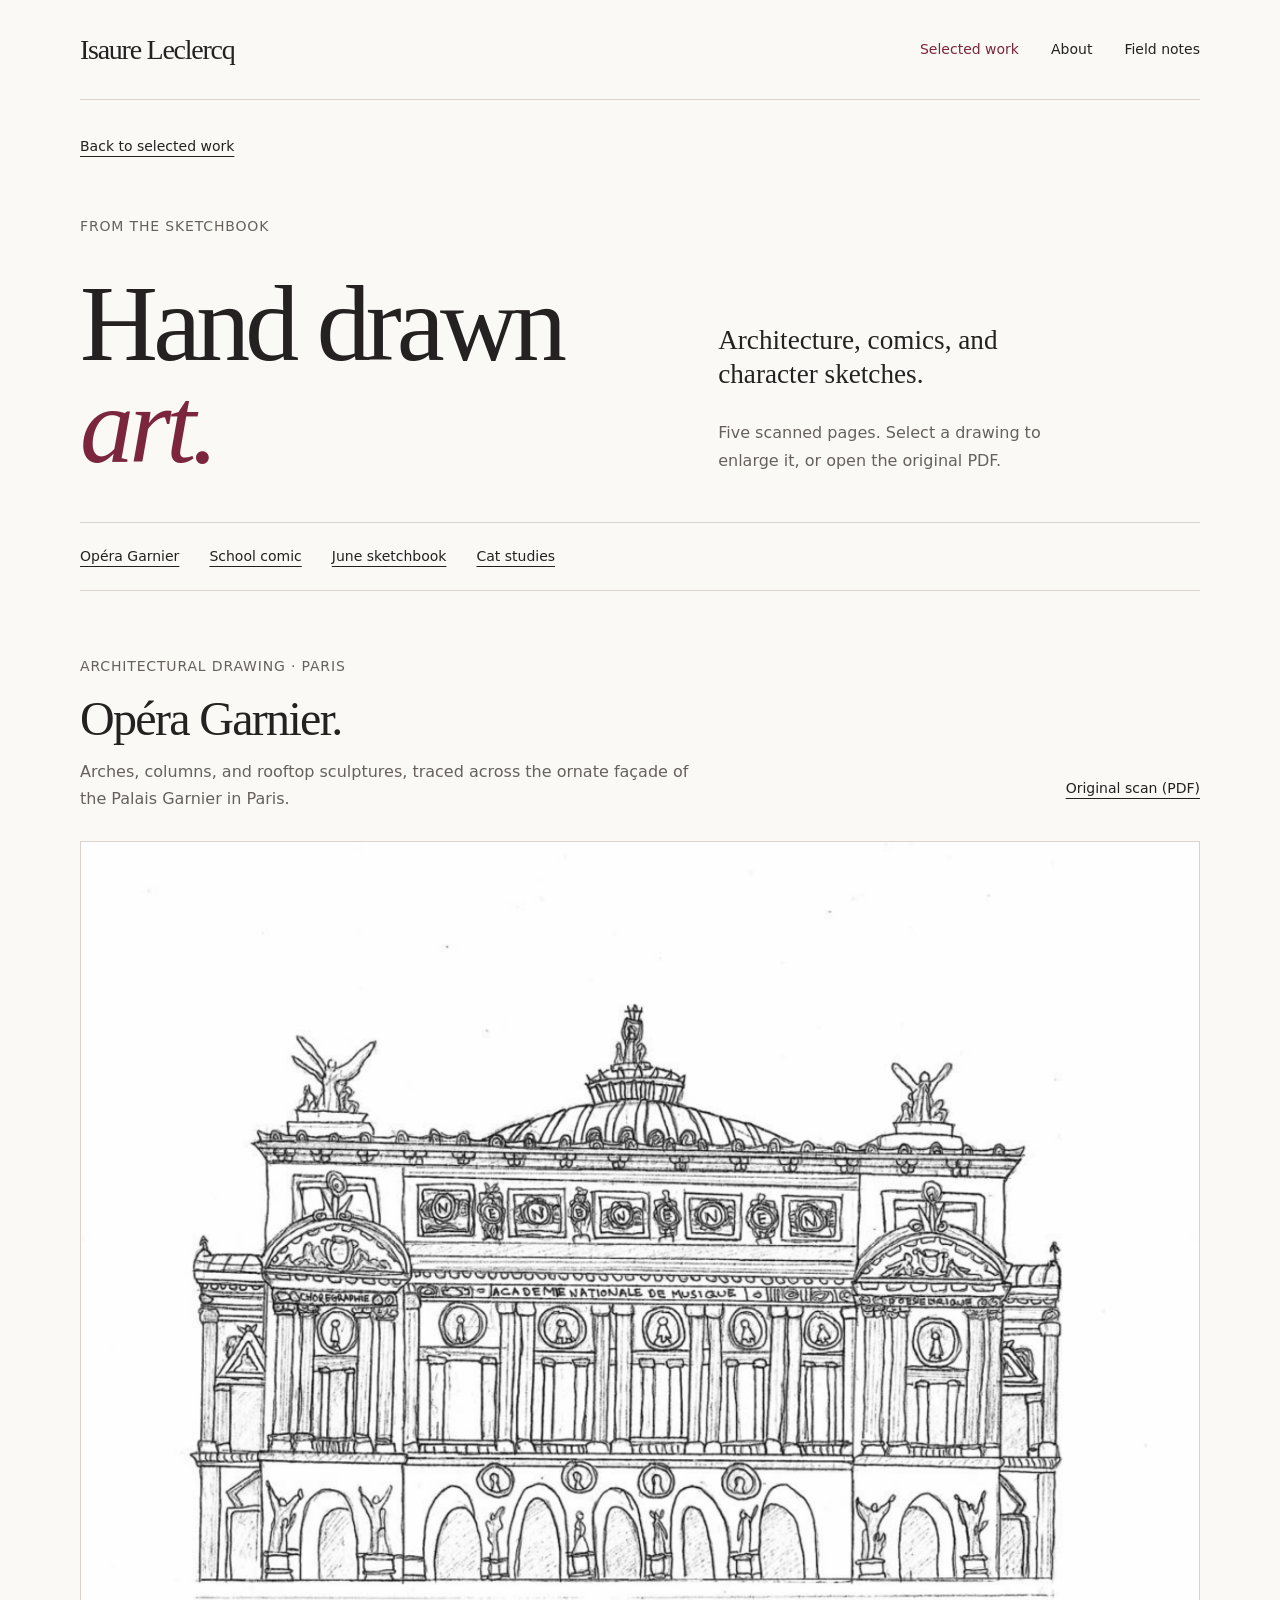
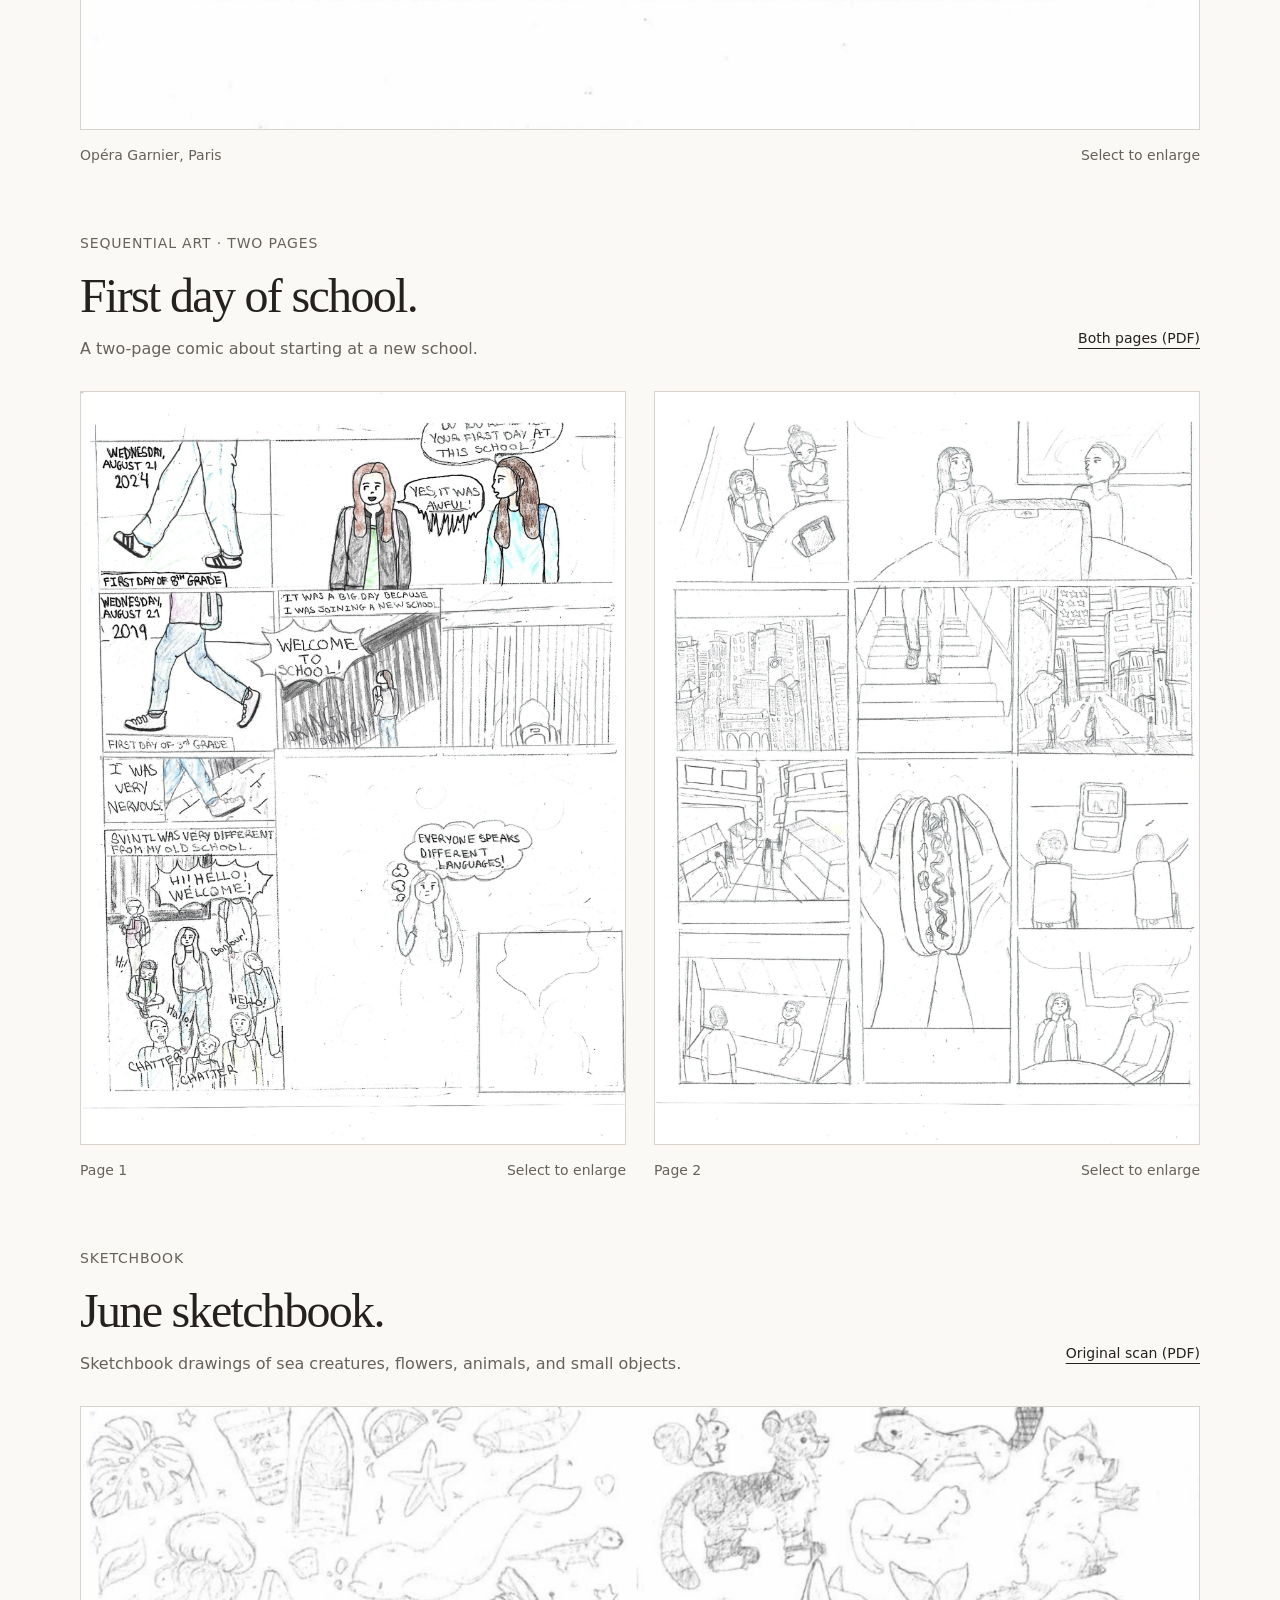
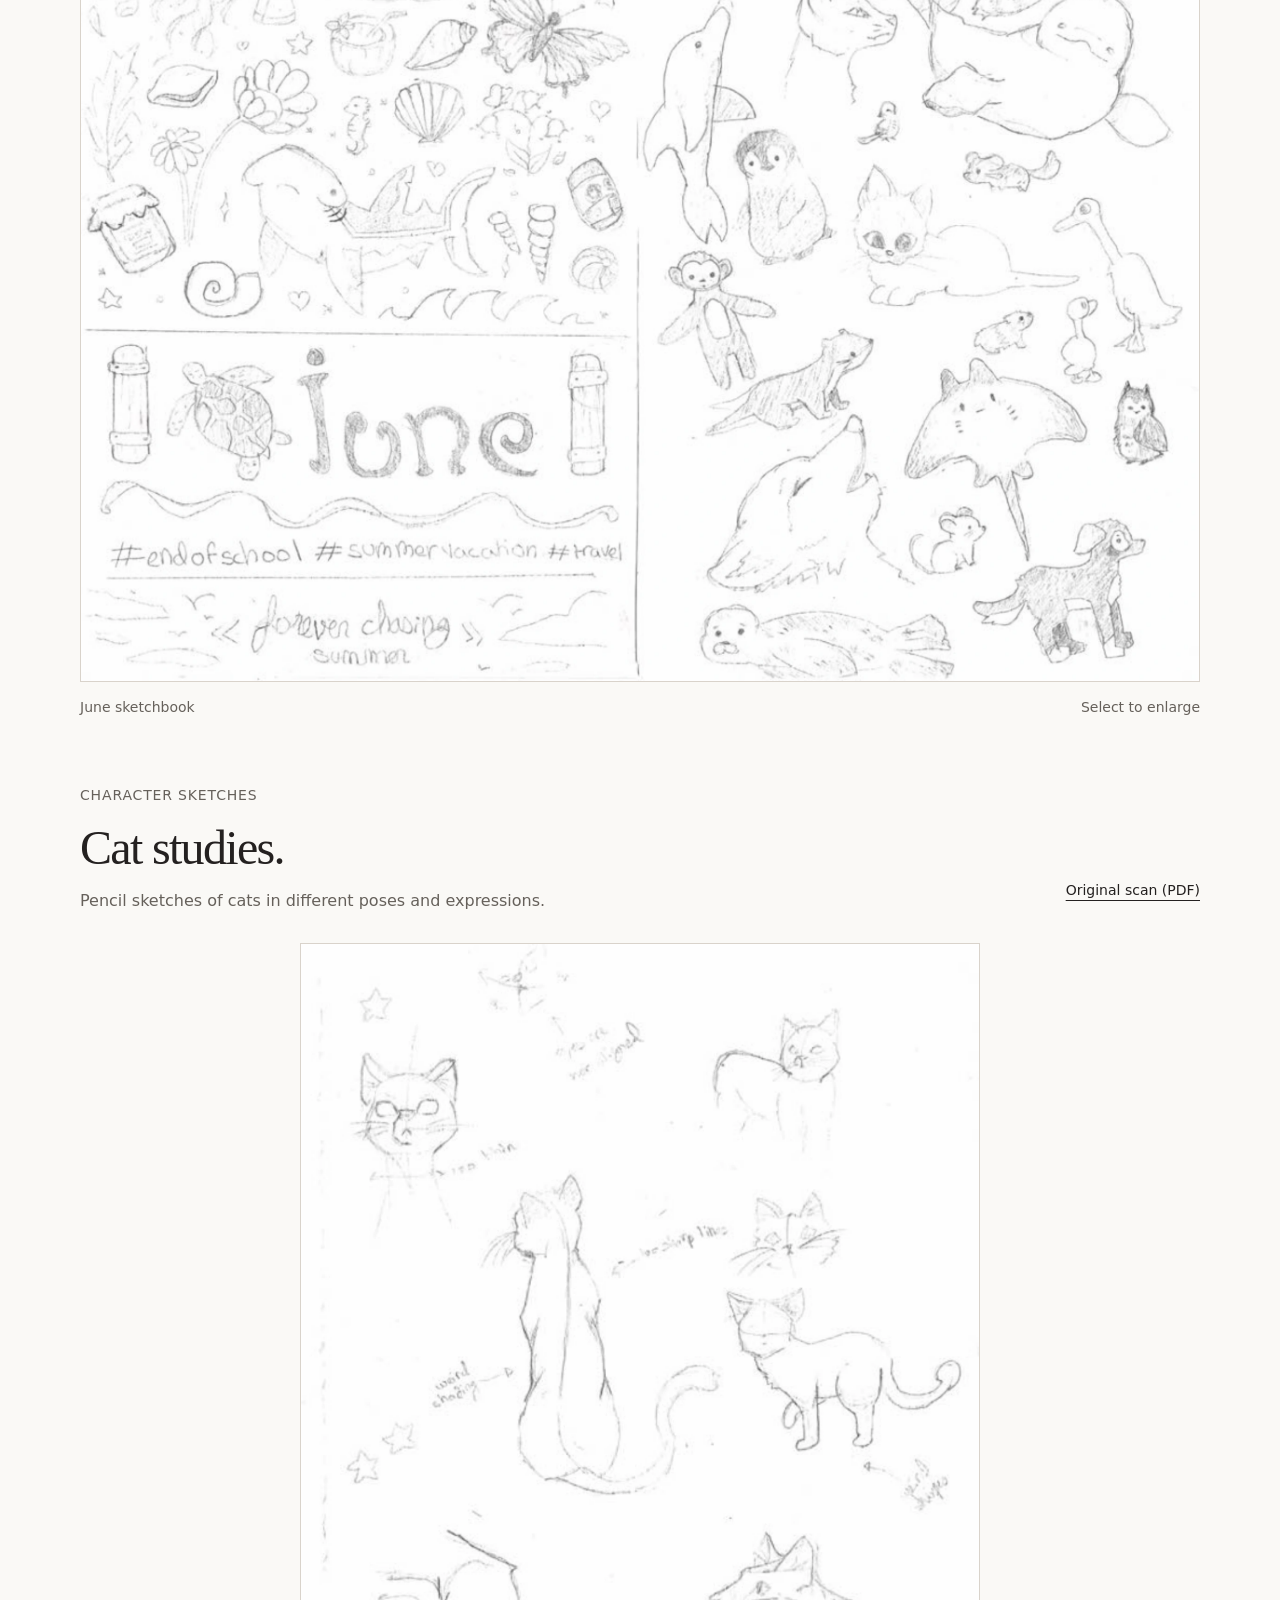
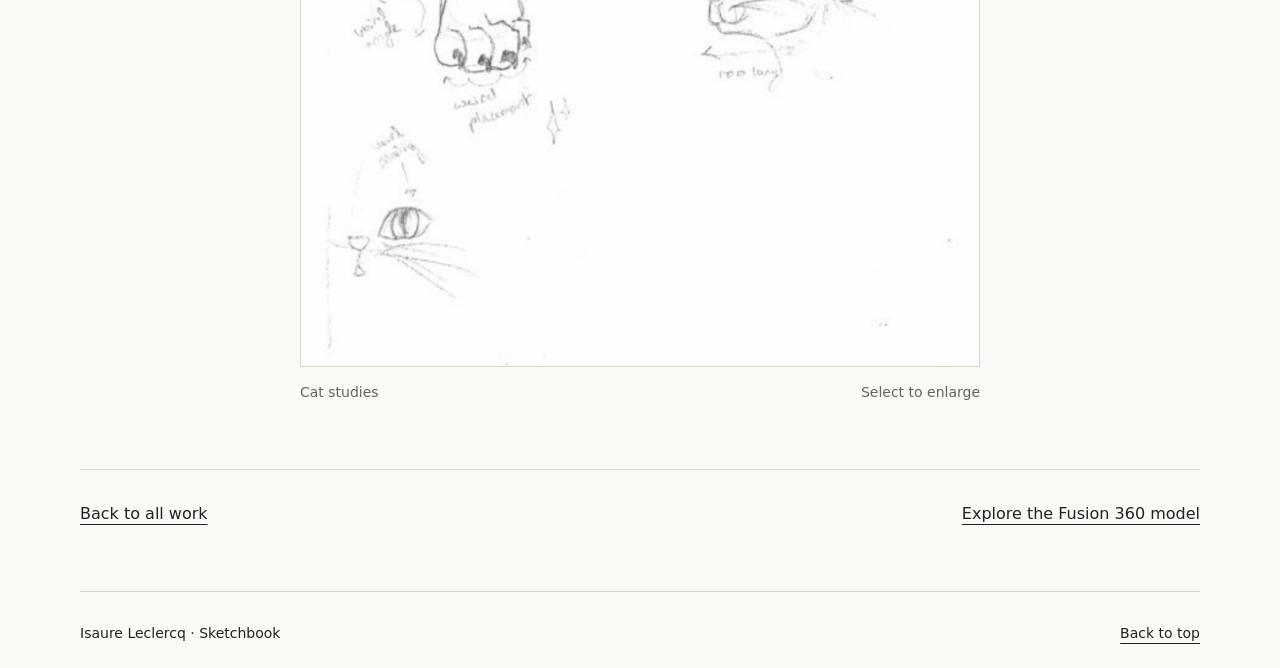
<file: projects/hand-drawn-art.html>
<!doctype html>
<html lang="en" data-theme="parisian-gallery">
  <head>
    <meta charset="utf-8">
    <meta name="viewport" content="width=device-width, initial-scale=1">
    <meta name="theme-color" content="#faf9f6">
    <meta name="description" content="Hand drawn work by Isaure Leclercq: the Opéra Garnier in Paris, a two-page school comic, sketchbook doodles, and cat studies.">
    <title>Hand drawn art — Isaure Leclercq</title>
    <link rel="icon" href="../assets/favicon.svg" type="image/svg+xml">
    <link rel="stylesheet" href="../themes.css?v=gallery-2">
    <link rel="stylesheet" href="../styles.css?v=gallery-2">
    <link rel="stylesheet" href="hand-drawn-art.css?v=gallery-2">
    <script src="../theme.js?v=gallery-2"></script>
    <script src="hand-drawn-art.js" defer></script>
  </head>
  <body class="art-page">
    <a class="skip-link" href="#main">Skip to artwork</a>
    <header class="site-header wrap">
      <a class="wordmark" href="../index.html" aria-label="Isaure Leclercq, home"><span data-name-full>Isaure Leclercq</span></a>
      <nav class="main-nav" aria-label="Main navigation">
        <a href="../index.html#work" aria-current="location">Selected work</a>
        <a href="../index.html#about">About</a>
        <a href="../course/">Field notes</a>
      </nav>
    </header>
    <main id="main" class="wrap">
      <section class="art-intro" aria-labelledby="art-title">
        <a class="art-back" href="../index.html#work">Back to selected work</a>
        <p class="eyebrow">From the sketchbook</p>
        <div class="art-heading">
          <h1 id="art-title">Hand drawn<br><em>art.</em></h1>
          <div class="art-intro-copy">
            <p>Architecture, comics, and character sketches.</p>
            <p>Five scanned pages. Select a drawing to enlarge it, or open the original PDF.</p>
          </div>
        </div>
        <nav class="art-index" aria-label="Artwork">
          <a href="#architecture">Opéra Garnier</a>
          <a href="#comic">School comic</a>
          <a href="#june">June sketchbook</a>
          <a href="#cats">Cat studies</a>
        </nav>
      </section>

      <section class="artwork" id="architecture" aria-labelledby="architecture-title">
        <div class="artwork-heading">
          <div><p class="eyebrow">Architectural drawing · Paris</p><h2 id="architecture-title">Opéra Garnier.</h2><p>Arches, columns, and rooftop sculptures, traced across the ornate façade of the Palais Garnier in Paris.</p></div>
          <a class="original-link" href="../assets/drawings/architectural-study.pdf" target="_blank" rel="noopener noreferrer">Original scan (PDF)</a>
        </div>
        <figure>
          <a class="artwork-image" href="../assets/drawings/architectural-study.webp" data-artwork data-caption="Opéra Garnier, Paris" aria-label="Enlarge the drawing of the Opéra Garnier in Paris">
            <img src="../assets/drawings/architectural-study.webp" width="2400" height="1905" fetchpriority="high" alt="Detailed hand drawing of the Opéra Garnier in Paris, with arched openings, columns, a central dome, and sculptures on the roof.">
          </a>
          <figcaption>Opéra Garnier, Paris <span>Select to enlarge</span></figcaption>
        </figure>
      </section>

      <section class="artwork" id="comic" aria-labelledby="comic-title">
        <div class="artwork-heading">
          <div><p class="eyebrow">Sequential art · Two pages</p><h2 id="comic-title">First day of school.</h2><p>A two-page comic about starting at a new school.</p></div>
          <a class="original-link" href="../assets/drawings/school-comic.pdf" target="_blank" rel="noopener noreferrer">Both pages (PDF)</a>
        </div>
        <div class="comic-pages">
          <figure>
            <a class="artwork-image" href="../assets/drawings/school-comic-1.webp" data-artwork data-caption="First day of school · Page 1" aria-label="Enlarge page 1 of the school comic">
              <img src="../assets/drawings/school-comic-1.webp" width="1735" height="2400" loading="lazy" decoding="async" alt="First comic page: a conversation about the first day of school, arriving at a new school, and meeting classmates who speak different languages.">
            </a>
            <figcaption>Page 1 <span>Select to enlarge</span></figcaption>
          </figure>
          <figure>
            <a class="artwork-image" href="../assets/drawings/school-comic-2.webp" data-artwork data-caption="First day of school · Page 2" aria-label="Enlarge page 2 of the school comic">
              <img src="../assets/drawings/school-comic-2.webp" width="1735" height="2400" loading="lazy" decoding="async" alt="Second comic page: pencil panels of students talking, school stairs and hallways, a sandwich, and a classroom.">
            </a>
            <figcaption>Page 2 <span>Select to enlarge</span></figcaption>
          </figure>
        </div>
      </section>

      <section class="artwork" id="june" aria-labelledby="june-title">
        <div class="artwork-heading">
          <div><p class="eyebrow">Sketchbook</p><h2 id="june-title">June sketchbook.</h2><p>Sketchbook drawings of sea creatures, flowers, animals, and small objects.</p></div>
          <a class="original-link" href="../assets/drawings/june-sketchbook.pdf" target="_blank" rel="noopener noreferrer">Original scan (PDF)</a>
        </div>
        <figure>
          <a class="artwork-image" href="../assets/drawings/june-sketchbook.webp" data-artwork data-caption="June sketchbook" aria-label="Enlarge the June sketchbook spread">
            <img src="../assets/drawings/june-sketchbook.webp" width="2400" height="1877" loading="lazy" decoding="async" alt="A pencil sketchbook spread headed June, filled with small drawings of shells, jellyfish, flowers, dolphins, penguins, cats, and other animals.">
          </a>
          <figcaption>June sketchbook <span>Select to enlarge</span></figcaption>
        </figure>
      </section>

      <section class="artwork" id="cats" aria-labelledby="cats-title">
        <div class="artwork-heading">
          <div><p class="eyebrow">Character sketches</p><h2 id="cats-title">Cat studies.</h2><p>Pencil sketches of cats in different poses and expressions.</p></div>
          <a class="original-link" href="../assets/drawings/cat-studies.pdf" target="_blank" rel="noopener noreferrer">Original scan (PDF)</a>
        </div>
        <figure class="artwork-portrait">
          <a class="artwork-image" href="../assets/drawings/cat-studies.webp" data-artwork data-caption="Cat studies" aria-label="Enlarge the cat studies">
            <img src="../assets/drawings/cat-studies.webp" width="1591" height="2400" loading="lazy" decoding="async" alt="Light pencil sketches of cats in different poses, including a tall seated cat, round faces, curled tails, and little stars.">
          </a>
          <figcaption>Cat studies <span>Select to enlarge</span></figcaption>
        </figure>
      </section>
      <div class="art-closing"><a href="../index.html#work">Back to all work</a><a href="house-renovation.html">Explore the Fusion 360 model</a></div>
    </main>
    <dialog class="art-lightbox" aria-labelledby="lightbox-title" data-lightbox>
      <div class="lightbox-toolbar"><h2 id="lightbox-title" data-lightbox-title>Artwork</h2><button type="button" data-close-lightbox autofocus>Close</button></div>
      <img data-lightbox-image alt="">
      <a class="lightbox-original" data-full-image target="_blank" rel="noopener noreferrer">Open full-size image</a>
    </dialog>
    <footer class="site-footer wrap"><div class="art-footer"><span><span data-name-full>Isaure Leclercq</span> · Sketchbook</span><a href="#art-title">Back to top</a></div></footer>
  </body>
</html>
</file>
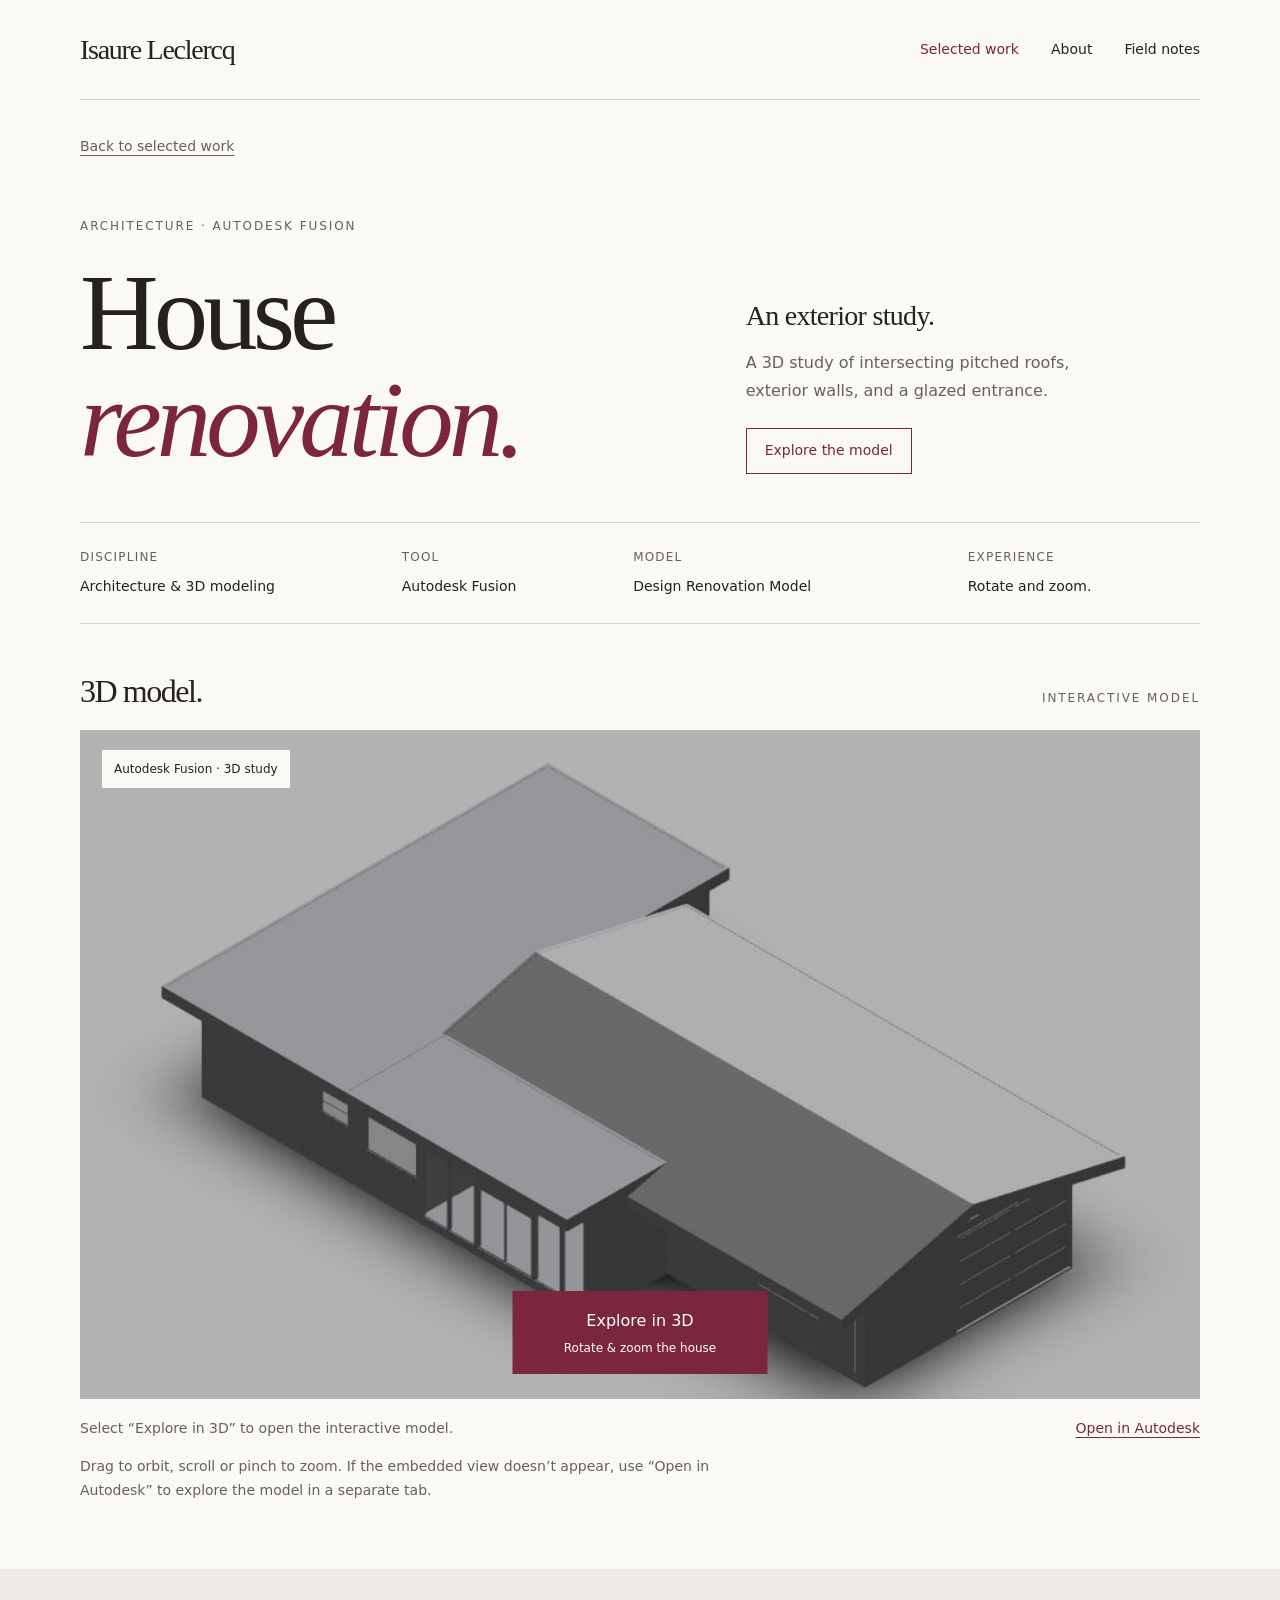
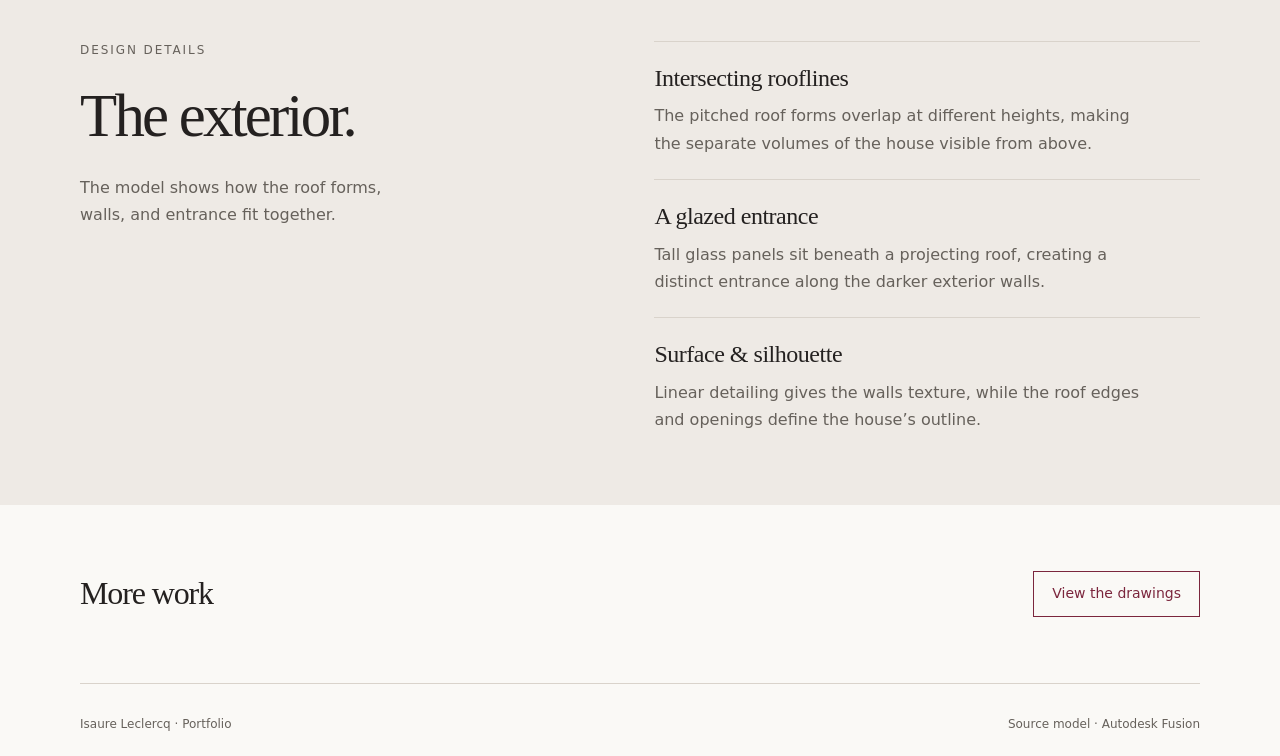
<file: projects/house-renovation.html>
<!doctype html>
<html lang="en" data-theme="parisian-gallery">
  <head>
    <meta charset="utf-8">
    <meta name="viewport" content="width=device-width, initial-scale=1">
    <meta name="theme-color" content="#faf9f6">
    <meta name="description" content="Explore Isaure Leclercq’s house renovation model: intersecting rooflines, a glazed entrance, and an interactive Autodesk Fusion 3D view.">
    <title>House renovation — Isaure Leclercq</title>
    <link rel="icon" href="../assets/favicon.svg" type="image/svg+xml">
    <link rel="stylesheet" href="../themes.css?v=gallery-2">
    <link rel="stylesheet" href="../styles.css?v=gallery-2">
    <link rel="stylesheet" href="project.css?v=gallery-2">
    <script src="../theme.js?v=gallery-2"></script>
    <script src="house-renovation.js" defer></script>
  </head>
  <body>
    <a class="skip-link" href="#main">Skip to project</a>
    <header class="site-header wrap">
      <a class="wordmark" href="../index.html" aria-label="Isaure Leclercq, home"><span data-name-full>Isaure Leclercq</span></a>
      <nav class="main-nav" aria-label="Main navigation">
        <a href="../index.html#work" aria-current="location">Selected work</a>
        <a href="../index.html#about">About</a>
        <a href="../course/">Field notes</a>
      </nav>
    </header>

    <main id="main">
      <section class="project-intro wrap" aria-labelledby="project-title">
        <a class="back-link" href="../index.html#work"> Back to selected work</a>
        <div class="project-heading">
          <div>
            <p class="eyebrow"> Architecture · Autodesk Fusion</p>
            <h1 id="project-title">House<br><em>renovation.</em></h1>
          </div>
          <div class="project-lede">
            <p>An exterior study.</p>
            <p class="project-summary">A 3D study of intersecting pitched roofs, exterior walls, and a glazed entrance.</p>
            <a class="round-link" href="#model"><span>Explore the model</span></a>
          </div>
        </div>
        <dl class="project-facts">
          <div><dt>Discipline</dt><dd>Architecture &amp; 3D modeling</dd></div>
          <div><dt>Tool</dt><dd>Autodesk Fusion</dd></div>
          <div><dt>Model</dt><dd>Design Renovation Model</dd></div>
          <div><dt>Experience</dt><dd>Rotate and zoom.</dd></div>
        </dl>
      </section>

      <section class="model-section wrap" id="model" aria-labelledby="model-title">
        <div class="model-heading">
          <h2 id="model-title">3D model.</h2>
          <span class="eyebrow">Interactive model</span>
        </div>
        <div class="model-stage" data-model-stage>
          <img class="model-poster" data-model-poster src="../assets/house-renovation.jpg" width="920" height="550" fetchpriority="high" alt="Isometric view of the renovation model: overlapping pitched roofs above dark walls and a glass-fronted entrance.">
          <div class="model-poster-label" data-poster-label> Autodesk Fusion · 3D study</div>
          <div class="model-start" data-model-start hidden>
            <button class="model-launch" type="button" data-load-model><span>Explore in 3D<small>Rotate &amp; zoom the house</small></span></button>
          </div>
          <a class="model-launch model-mobile-link" href="https://mystu70109.autodesk360.com/g/shares/SH90d2dQT28d5b602811bbc0bcde42f199b0" target="_blank" rel="noopener noreferrer"><span>Open 3D model<small>Full-page Autodesk viewer</small></span></a>
          <iframe
            class="model-frame"
            data-model-frame
            data-src="https://mystu70109.autodesk360.com/shares/public/SH90d2dQT28d5b602811bbc0bcde42f199b0?mode=embed"
            title="Interactive 3D viewer of the house renovation model"
            allow="fullscreen"
            allowfullscreen
            hidden></iframe>
        </div>
        <div class="model-caption">
          <p data-model-status role="status">An exterior view from the shared Fusion model.</p>
          <a href="https://mystu70109.autodesk360.com/g/shares/SH90d2dQT28d5b602811bbc0bcde42f199b0" target="_blank" rel="noopener noreferrer">Open in Autodesk </a>
        </div>
        <noscript><p class="viewer-note">To rotate and zoom the model, <a href="https://mystu70109.autodesk360.com/g/shares/SH90d2dQT28d5b602811bbc0bcde42f199b0" target="_blank" rel="noopener noreferrer">open the Autodesk viewer</a>.</p></noscript>
        <p class="viewer-note">Drag to orbit, scroll or pinch to zoom. If the embedded view doesn’t appear, use “Open in Autodesk” to explore the model in a separate tab.</p>
      </section>

      <section class="project-notes" aria-labelledby="notes-title">
        <div class="wrap notes-layout">
          <div class="notes-heading"><p class="eyebrow">Design details</p><h2 id="notes-title">The exterior.</h2><p>The model shows how the roof forms, walls, and entrance fit together.</p></div>
          <ol class="observation-list">
            <li><div><h3>Intersecting rooflines</h3><p>The pitched roof forms overlap at different heights, making the separate volumes of the house visible from above.</p></div></li>
            <li><div><h3>A glazed entrance</h3><p>Tall glass panels sit beneath a projecting roof, creating a distinct entrance along the darker exterior walls.</p></div></li>
            <li><div><h3>Surface &amp; silhouette</h3><p>Linear detailing gives the walls texture, while the roof edges and openings define the house’s outline.</p></div></li>
          </ol>
        </div>
      </section>
      <section class="project-closing wrap" aria-label="More work"><p>More work</p><a class="round-link" href="hand-drawn-art.html">View the drawings</a></section>
    </main>
    <footer class="site-footer wrap"><div class="footer-bottom"><span><span data-name-full>Isaure Leclercq</span> · Portfolio</span><a href="https://mystu70109.autodesk360.com/g/shares/SH90d2dQT28d5b602811bbc0bcde42f199b0" target="_blank" rel="noopener noreferrer">Source model · Autodesk Fusion</a></div></footer>
  </body>
</html>
</file>
<file: themes.css>
/* Shared design tokens. Choose a preset with "theme" in site.json. */
:root {
  color-scheme: light;
  --paper: #faf9f6;
  --paper-deep: #eeeae5;
  --surface: #ffffff;
  --ink: #242120;
  --muted: #66615b;
  --accent: #7b263d;
  --accent-hover: #5f1d30;
  --on-accent: #ffffff;
  --line: #d9d3cb;
  --sans: 'Avenir Next', Avenir, system-ui, -apple-system, 'Segoe UI', sans-serif;
  --serif: Georgia, 'Times New Roman', serif;
  --mono: ui-monospace, 'SFMono-Regular', Menlo, Consolas, monospace;
  --display: var(--serif);
  --radius: 0px;
  --art-paper: #ffffff;
  --model-background: #b5b5b5;
  --overlay: #17131be6;
  --code-background: #282326;
  --code-header: #393036;
  --code-ink: #faf6f8;
  --code-muted: #d3c5ce;
  --error: #a33131;
  /* Aliases used by the course's interactive components. */
  --white: var(--surface);
  --soft: var(--paper-deep);
  --green: var(--accent);
  --green-soft: var(--accent-hover);
  --yellow: var(--paper-deep);
  --accent-ink: var(--accent);
}

:root[data-theme='cobalt-studio'] {
  --paper: #f7f9fc;
  --paper-deep: #dbe5fa;
  --ink: #182334;
  --muted: #546173;
  --accent: #2457d6;
  --accent-hover: #1943b0;
  --line: #c6d2e8;
  --display: var(--sans);
  --radius: 3px;
  --code-background: #182334;
  --code-header: #25354f;
}

:root[data-theme='playful-sketchbook'] {
  --paper: #fff9f7;
  --paper-deep: #eae0f4;
  --ink: #382337;
  --muted: #705667;
  --accent: #b44335;
  --accent-hover: #913528;
  --line: #d8c7dd;
  --display: var(--sans);
  --radius: 16px;
}

:root[data-theme='midnight-atelier'] {
  color-scheme: dark;
  --paper: #171b22;
  --paper-deep: #262d39;
  --surface: #202630;
  --ink: #f5f3ed;
  --muted: #bcc2cb;
  --accent: #e6b95c;
  --accent-hover: #f4ce82;
  --on-accent: #171b22;
  --line: #434b58;
  --code-background: #10141a;
  --code-header: #262d39;
  --code-ink: #f5f3ed;
  --code-muted: #bcc2cb;
  --error: #ffb2a9;
}
</file>
<file: styles.css>
* { box-sizing: border-box; }
html { scroll-behavior: smooth; scroll-padding-top: 24px; }
body { margin: 0; background: var(--paper); color: var(--ink); font: 1rem/1.7 var(--sans); -webkit-font-smoothing: antialiased; }
a { color: inherit; text-underline-offset: .25em; }
a:hover { color: var(--accent); }
button, input, textarea { font: inherit; }
button { cursor: pointer; }
img { display: block; max-width: 100%; }
[hidden] { display: none !important; }
:focus-visible { outline: 2px solid var(--accent); outline-offset: 5px; }
::selection { background: var(--accent); color: var(--on-accent); }
h1, h2, h3, p { margin-top: 0; }
h1, h2, h3 { line-height: 1.12; }
h1, h2 { font-family: var(--display); font-weight: 400; letter-spacing: -.045em; }
em { color: var(--accent); font-family: var(--serif); font-weight: 400; }
.wrap { width: min(1120px, calc(100% - 80px)); margin-inline: auto; }
.skip-link { position: absolute; left: 20px; top: -100px; z-index: 30; padding: 12px 20px; background: var(--accent); color: var(--on-accent); }
.skip-link:focus { top: 12px; }
.site-header { min-height: 100px; display: flex; align-items: center; justify-content: space-between; gap: 30px; border-bottom: 1px solid var(--line); }
.wordmark { font: 1.75rem/1.2 var(--display); letter-spacing: -.045em; text-decoration: none; }
.main-nav { display: flex; align-items: center; gap: 32px; font-size: .875rem; }
.main-nav a { text-decoration: none; }
.main-nav a:hover, .main-nav a[aria-current] { color: var(--accent); }
.eyebrow { color: var(--muted); font: .75rem/1.6 var(--sans); letter-spacing: .16em; text-transform: uppercase; }
.showcase { padding-top: 60px; }
.hero-copy { text-align: center; margin-bottom: 44px; }
.hero-copy .eyebrow { margin-bottom: 20px; }
.hero-copy h1 { font-size: clamp(4rem, 7.6vw, 7rem); margin-bottom: 18px; }
.hero-intro { color: var(--muted); margin: 0 auto; max-width: 46ch; font-size: 1.0625rem; }
.project-card { min-width: 0; }
.project-cover { display: flex; align-items: center; justify-content: center; aspect-ratio: 1.35; overflow: hidden; background: var(--model-background); border-radius: var(--radius); text-decoration: none; }
.project-cover img { width: 100%; height: 100%; object-fit: contain; transition: transform .35s ease; }
.project-cover:hover img { transform: scale(1.015); }
.project-cover--contain { background: var(--art-paper); padding: 24px; }
.project-card--featured .project-cover { aspect-ratio: 2.1; }
.project-card--featured .project-cover--contain { padding: 12px 28px; }
.project-placeholder { display: grid; place-items: center; width: 100%; height: 100%; background: var(--paper-deep); color: var(--accent); font: 6rem var(--display); }
.project-caption { display: flex; align-items: flex-start; justify-content: space-between; gap: 24px; padding-top: 22px; }
.project-caption > div { min-width: 0; }
.project-title { font: 1.65rem/1.2 var(--display); letter-spacing: -.025em; margin-bottom: 9px; }
.project-title a { text-decoration: none; }
.project-description { color: var(--muted); font-size: 1rem; max-width: 64ch; margin-bottom: 12px; }
.project-meta { flex: 0 0 auto; padding-top: 4px; font-size: .75rem; color: var(--muted); }
.project-links { display: flex; flex-wrap: wrap; gap: 8px 22px; font-size: .875rem; }
.project-links a { color: var(--accent); }
.work-section { padding-block: 76px 88px; }
.section-heading { border-top: 1px solid var(--line); padding-top: 30px; margin-bottom: 32px; display: flex; align-items: baseline; justify-content: space-between; gap: 24px; }
.section-heading h2 { margin: 0; font-size: 2.5rem; }
.section-heading p { margin: 0; color: var(--muted); font-size: .875rem; }
.project-grid { display: grid; grid-template-columns: repeat(2, minmax(0, 1fr)); gap: 52px 36px; }
.project-grid .project-caption { display: block; }
.project-grid .project-meta { display: block; padding-top: 15px; }
.empty-projects { padding-block: 45px; color: var(--muted); }
.about-section { display: grid; grid-template-columns: .8fr 1fr; gap: 75px; border-top: 1px solid var(--line); padding-block: 70px 86px; }
.about-section h2 { font-size: clamp(2.5rem, 4vw, 4rem); margin-bottom: 0; }
.about-copy { color: var(--muted); max-width: 56ch; }
.about-copy p { margin-bottom: 20px; }
.text-link { font-size: .875rem; color: var(--accent); }
.site-footer { border-top: 1px solid var(--line); padding-block: 30px 22px; }
.footer-top, .footer-bottom { display: flex; justify-content: space-between; align-items: center; gap: 24px; }
.footer-top { padding-bottom: 28px; }
.footer-top p { margin: 0; color: var(--muted); font-size: .875rem; }
.footer-name { font: 1.4rem var(--display); text-decoration: none; letter-spacing: -.025em; }
.back-top, .footer-bottom { font-size: .75rem; color: var(--muted); }
.footer-bottom a { text-decoration: none; }
.round-link { display: inline-flex; padding: 10px 18px; align-items: center; border: 1px solid var(--accent); border-radius: var(--radius); color: var(--accent); text-decoration: none; font-size: .875rem; }
.round-link:hover { background: var(--accent); color: var(--on-accent); }

/* Presets change composition as well as the shared palette and typography. */
[data-theme='cobalt-studio'] .showcase { display: grid; grid-template-columns: .8fr 1.2fr; align-items: center; gap: 48px; }
[data-theme='cobalt-studio'] .hero-copy { text-align: left; margin: 0; }
[data-theme='cobalt-studio'] .hero-copy h1 { font-size: clamp(3rem, 5.4vw, 5.5rem); font-weight: 650; letter-spacing: -.06em; }
[data-theme='cobalt-studio'] .hero-copy em { display: block; font-family: var(--sans); font-style: normal; font-weight: 650; }
[data-theme='cobalt-studio'] .hero-intro { margin: 0; }
[data-theme='cobalt-studio'] .project-card--featured .project-cover { aspect-ratio: 1.25; }
[data-theme='cobalt-studio'] .project-card--featured .project-caption { flex-direction: column; gap: 10px; }
[data-theme='playful-sketchbook'] .hero-copy h1 { font-size: clamp(3rem, 5.8vw, 5.5rem); font-weight: 600; }
[data-theme='playful-sketchbook'] .hero-copy em { display: block; }
[data-theme='playful-sketchbook'] .project-cover--contain { border: 14px solid var(--paper-deep); }
[data-theme='playful-sketchbook'] .project-grid .project-card:nth-child(odd) .project-cover { transform: rotate(-1deg); }
[data-theme='playful-sketchbook'] .project-grid .project-card:nth-child(even) .project-cover { transform: rotate(1deg); }
[data-theme='midnight-atelier'] .hero-copy { text-align: left; }
[data-theme='midnight-atelier'] .hero-copy em { display: block; }
[data-theme='midnight-atelier'] .hero-intro { margin-left: 0; }
[data-theme='midnight-atelier'] .project-card--featured .project-cover { aspect-ratio: 2; }

@media (max-width: 800px) {
  .wrap { width: calc(100% - 40px); }
  .main-nav { gap: 22px; }
  .project-caption { flex-direction: column; gap: 10px; }
  .section-heading { align-items: flex-start; flex-direction: column; gap: 14px; }
  .about-section { gap: 40px; }
  [data-theme='cobalt-studio'] .showcase { grid-template-columns: 1fr; gap: 35px; }
}
@media (max-width: 600px) {
  .site-header { padding-block: 22px; flex-direction: column; align-items: flex-start; gap: 18px; }
  .wordmark { font-size: 1.6rem; }
  .main-nav { justify-content: space-between; width: 100%; gap: 16px; }
  .showcase { padding-top: 40px; }
  .hero-copy { margin-bottom: 30px; }
  .hero-copy h1 { font-size: clamp(3rem, 13vw, 4rem); }
  .hero-intro { font-size: 1rem; }
  .project-card--featured .project-cover { aspect-ratio: 1.3; }
  .project-card--featured .project-cover--contain { padding: 10px; }
  .project-cover--contain { padding: 16px; }
  .project-grid { grid-template-columns: 1fr; gap: 38px; }
  .work-section { padding-block: 50px 56px; }
  .section-heading h2 { font-size: 2rem; }
  .about-section { grid-template-columns: 1fr; padding-block: 45px 50px; gap: 28px; }
  .footer-top { flex-wrap: wrap; gap: 16px; padding-bottom: 22px; }
  .footer-top p { flex-basis: 100%; order: 1; }
  [data-theme='midnight-atelier'] .project-card--featured .project-cover { aspect-ratio: 1.3; }
}
@media (prefers-reduced-motion: reduce) {
  html { scroll-behavior: auto; }
  *, *::before, *::after { transition: none !important; }
}
</file>
<file: course/course.css>
* {
  box-sizing:border-box;
}

body {
  margin:0;
  background:var(--paper);
  color:var(--ink);
  font-family:var(--sans);
  font-size:16px;
  line-height:1.65;
  -webkit-font-smoothing:antialiased;
}

button,input,textarea {
  font:inherit;
}

a {
  color:inherit;
  text-underline-offset:4px;
}

button,a,input,summary,textarea {
  -webkit-tap-highlight-color:transparent;
}

button {
  cursor:pointer;
}

button:disabled {
  cursor:default;
}

a:hover {
  color:var(--accent-hover);
}

button:focus-visible,a:focus-visible,input:focus-visible,summary:focus-visible,textarea:focus-visible {
  outline:3px solid var(--accent);
  outline-offset:4px;
}

[hidden] {
  display:none!important;
}

h1,h2,h3,p {
  margin-top:0;
}

h1,h2,h3 {
  line-height:1.12;
}

h1,h2 {
  font-family:var(--display);
  font-weight:400;
  letter-spacing:-.04em;
}

h1 em,h2 em {
  font-family:var(--serif);
  font-weight:400;
}

h1 {
  font-size:clamp(44px,5.6vw,78px);
  margin-bottom:24px;
}

h2 {
  font-size:32px;
}

h3 {
  font-size:18px;
  letter-spacing:-.02em;
}

p {
  margin-bottom:20px;
}

button {
  border:0;
}

svg {
  display:block;
}

code {
  font-family:var(--mono);
  font-size:.86em;
  overflow-wrap:anywhere;
}

p code,li code,td code {
  background:var(--soft);
  padding:2px 5px;
  border-radius:3px;
}

::selection {
  background:var(--yellow);
  color:var(--ink);
}

.skip {
  position:absolute;
  left:16px;
  top:-80px;
  z-index:20;
  padding:12px;
  background:var(--yellow);
}

.skip:focus {
  top:16px;
}

.sr-only {
  position:absolute;
  width:1px;
  height:1px;
  padding:0;
  margin:-1px;
  overflow:hidden;
  clip:rect(0,0,0,0);
  white-space:nowrap;
  border:0;
}

.topbar {
  height:78px;
  border-bottom:1px solid var(--line);
  display:flex;
  justify-content:space-between;
  align-items:center;
  padding:0 36px;
  gap:20px;
  background:var(--paper);
}

.brand {
  display:flex;
  align-items:center;
  gap:13px;
  text-decoration:none;
  font-weight:650;
  font-size:14px;
  letter-spacing:-.03em;
}

.brand-divider {
  height:18px;
  width:1px;
  background:var(--line);
  margin:0 4px;
}

.brand-label {
  font:14px var(--mono);
  letter-spacing:.13em;
  text-transform:uppercase;
}

.top-links {
  display:flex;
  gap:26px;
  align-items:center;
  font-size:14px;
}

.top-links a {
  text-decoration:none;
}

.top-links .portfolio-link {
  border-bottom:1px solid var(--ink);
  padding-bottom:2px;
}

.shell {
  display:grid;
  grid-template-columns:254px minmax(0,1fr);
  min-height:calc(100vh - 78px);
}

.sidebar {
  border-right:1px solid var(--line);
  padding:32px 22px;
  align-self:start;
  position:sticky;
  top:0;
  height:100vh;
  max-height:1100px;
  overflow:auto;
  display:flex;
  flex-direction:column;
}

.eyebrow {
  font:14px/1.6 var(--mono);
  text-transform:uppercase;
  letter-spacing:.12em;
  color:var(--muted);
  margin-bottom:15px;
}

.sidebar .eyebrow {
  padding-left:12px;
}

.overview-link {
  display:flex;
  align-items:center;
  gap:13px;
  font-size:14px;
  font-weight:600;
  padding:11px 12px;
  text-decoration:none;
  border-radius:6px;
  margin-bottom:24px;
}

.overview-link[aria-current=page],.lesson-link[aria-current=page] {
  background:var(--soft);
  color:var(--green);
}

.overview-icon {
  font-size:19px;
  line-height:1;
}

.lesson-nav {
  list-style:none;
  margin:0;
  padding:0;
}

.lesson-nav li {
  margin:3px 0;
}

.lesson-link {
  display:grid;
  grid-template-columns:26px 1fr;
  gap:9px;
  padding:11px 12px;
  text-decoration:none;
  border-radius:6px;
  font-size:14px;
  line-height:1.5;
}

.lesson-link:hover,.overview-link:hover {
  background:var(--paper-deep);
}

.lesson-num {
  font:14px/1.9 var(--mono);
  color:var(--muted);
}

.lesson-link.is-complete .lesson-num {
  background:var(--green);
  color:var(--on-accent);
  border-radius:50%;
  width:22px;
  text-align:center;
}

.lesson-sub {
  display:block;
  color:var(--muted);
  font-size:14px;
  margin-top:2px;
}

.sidebar-bottom {
  margin-top:auto;
  padding:30px 12px 2px;
}

.progress-label {
  display:flex;
  justify-content:space-between;
  font-size:14px;
  margin:0 0 8px;
}

.progress-label strong {
  font-weight:500;
  font-family:var(--mono);
}

progress {
  display:block;
  width:100%;
  height:5px;
  border:0;
  border-radius:8px;
  background:var(--line);
  accent-color:var(--green);
}

progress::-webkit-progress-bar {
  background:var(--line);
  border-radius:8px;
}

progress::-webkit-progress-value {
  background:var(--green);
  border-radius:8px;
}

progress::-moz-progress-bar {
  background:var(--green);
  border-radius:8px;
}

.storage-note {
  font-size:14px;
  line-height:1.5;
  color:var(--muted);
  margin-top:10px;
}

.sidebar-tool {
  display:block;
  margin-top:24px;
  font-size:14px;
  text-decoration:none;
}

.mobile-menu {
  display:none;
}

.main {
  min-width:0;
  padding:40px clamp(24px,4.8vw,76px) 50px;
  max-width:1540px;
  width:100%;
  margin:0 auto;
}

.breadcrumb {
  font:14px var(--mono);
  color:var(--muted);
  margin:0 0 39px;
  letter-spacing:.04em;
}

.breadcrumb span {
  margin-inline:9px;
  color:var(--muted);
}

.page {
  animation:appear .25s ease-out;
}

@keyframes appear {
  from {
    opacity:.3;
    transform:translateY(5px);
  }
  to {
    opacity:1;
    transform:translateY(0);
  }
}

.badge {
  display:inline-flex;
  align-items:center;
  gap:8px;
  border:1px solid var(--line);
  border-radius:30px;
  padding:5px 12px;
  font:14px var(--mono);
  text-transform:uppercase;
  letter-spacing:.08em;
  margin-bottom:24px;
}

.badge::before {
  content:'';
  width:5px;
  height:5px;
  border-radius:50%;
  background:var(--accent);
}

.overview-hero {
  display:grid;
  grid-template-columns:1.1fr .9fr;
  gap:28px;
  align-items:center;
  margin-bottom:42px;
}

.hero-copy h1 {
  font-size:clamp(46px,5.5vw,82px);
  line-height:1.02;
  letter-spacing:-.065em;
}

.hero-copy h1 em {
  color:var(--accent);
}

.hero-description {
  max-width:425px;
  font-size:14px;
  color:var(--muted);
  line-height:1.8;
}

.button {
  display:inline-flex;
  align-items:center;
  justify-content:center;
  gap:24px;
  padding:13px 20px;
  background:var(--green);
  color:var(--on-accent);
  border:1px solid var(--green);
  border-radius:4px;
  text-decoration:none;
  font-size:14px;
  font-weight:600;
  line-height:1.5;
  min-height:44px;
}

.button:hover {
  background:var(--accent-hover);
  color:var(--on-accent);
}

.button.secondary {
  background:transparent;
  color:var(--ink);
  border-color:var(--line);
}

.button.secondary:hover {
  background:var(--soft);
}

.button.small {
  padding:9px 14px;
  min-height:38px;
  font-size:14px;
}

.hero-actions {
  display:flex;
  align-items:center;
  flex-wrap:wrap;
  gap:16px;
  margin-top:28px;
}

.hero-note {
  color:var(--muted);
  font-size:14px;
}

.facts {
  border-block:1px solid var(--line);
  display:grid;
  grid-template-columns:repeat(3,1fr);
  padding:20px 0;
  margin-bottom:44px;
}

.fact {
  padding:0 20px;
  border-right:1px solid var(--line);
}

.fact:first-child {
  padding-left:0;
}

.fact:last-child {
  border:0;
}

.fact strong {
  display:block;
  font-size:18px;
  font-weight:500;
  letter-spacing:-.02em;
}

.fact span {
  font-size:14px;
  color:var(--muted);
}

.section-title {
  display:flex;
  align-items:end;
  justify-content:space-between;
  gap:20px;
  margin-bottom:20px;
}

.section-title h2 {
  margin:0;
}

.section-title p {
  margin:0;
  font-size:14px;
  color:var(--muted);
}

.curriculum {
  border-top:1px solid var(--line);
  margin-bottom:36px;
}

.curriculum-row {
  display:grid;
  grid-template-columns:34px 1fr 70px 20px;
  gap:16px;
  align-items:center;
  border-bottom:1px solid var(--line);
  padding:18px 5px;
  text-decoration:none;
}

.curriculum-row:hover {
  background:var(--paper-deep);
}

.row-number {
  font:14px var(--mono);
  color:var(--muted);
}

.row-title {
  font-size:14px;
  font-weight:600;
}

.row-description {
  display:block;
  font-size:14px;
  font-weight:400;
  color:var(--muted);
  margin-top:3px;
}

.row-time {
  font:14px var(--mono);
  color:var(--muted);
  text-align:right;
}

.capstone {
  display:grid;
  grid-template-columns:44px 1fr;
  gap:20px;
  background:var(--soft);
  padding:26px;
  border:1px solid var(--line);
  border-radius:5px;
}

.capstone h3 {
  margin:0 0 10px;
}

.capstone p {
  font-size:14px;
  line-height:1.8;
  color:var(--muted);
  margin:0;
}

.course-footer {
  border-top:1px solid var(--line);
  padding-top:20px;
  margin-top:45px;
  display:flex;
  justify-content:space-between;
  gap:20px;
  font-size:14px;
  color:var(--muted);
}

.course-footer a {
  white-space:nowrap;
}

.lesson-header {
  max-width:790px;
  margin-bottom:30px;
}

.lesson-header h1 {
  font-size:clamp(40px,5vw,65px);
}

.lesson-intro {
  max-width:670px;
  font-size:16px;
  line-height:1.75;
  color:var(--muted);
}

.objectives {
  display:flex;
  flex-wrap:wrap;
  gap:8px;
  margin:20px 0 0;
  padding:0;
  list-style:none;
}

.objectives li {
  font-size:14px;
  background:var(--soft);
  border:1px solid var(--line);
  padding:5px 10px;
  border-radius:30px;
}

.lesson-layout {
  display:grid;
  grid-template-columns:minmax(0,1fr) 228px;
  gap:34px;
  align-items:start;
}

.lesson-copy {
  min-width:0;
}

.lesson-copy h2 {
  font-size:28px;
  margin:36px 0 16px;
}

.lesson-copy>h2:first-child {
  margin-top:0;
}

.lesson-copy h3 {
  margin-top:25px;
}

.lesson-copy p,.lesson-copy li {
  font-size:14px;
  line-height:1.85;
}

.lesson-copy li {
  padding-left:3px;
  margin-bottom:9px;
}

.lesson-copy ul,.lesson-copy ol {
  padding-left:22px;
}

.lesson-copy strong {
  font-weight:650;
}

.note {
  border-left:3px solid var(--accent);
  background:var(--paper-deep);
  padding:16px 19px;
  margin:24px 0;
  font-size:14px;
  line-height:1.8;
}

.note p:last-child {
  margin:0;
}

.code-block {
  margin:22px 0;
  background:var(--code-background);
  color:var(--code-ink);
  border:1px solid var(--code-background);
  border-radius:5px;
  overflow:hidden;
}

.code-top {
  display:flex;
  align-items:center;
  justify-content:space-between;
  padding:8px 15px;
  background:var(--code-header);
  border-bottom:1px solid var(--code-header);
  font:14px var(--mono);
  gap:15px;
}

.copy-button {
  color:var(--code-ink);
  background:transparent;
  border:1px solid var(--code-muted);
  font:14px var(--mono);
  padding:4px 8px;
  border-radius:3px;
}

.copy-button:hover {
  background:var(--code-header);
}

.code-block pre {
  margin:0;
  padding:20px;
  overflow:auto;
  font:14px/1.9 var(--mono);
  tab-size:2;
}

.code-block pre code {
  font:inherit;
  overflow-wrap:normal;
}

.file-map {
  border-top:1px solid var(--line);
  margin:20px 0;
}

.file-row {
  display:grid;
  grid-template-columns:125px 1fr;
  gap:18px;
  padding:13px 0;
  border-bottom:1px solid var(--line);
  font-size:14px;
  line-height:1.65;
}

.file-row code {
  font-size:14px;
  font-weight:600;
}

.flow {
  display:flex;
  align-items:center;
  gap:8px;
  flex-wrap:wrap;
  margin:25px 0;
}

.flow span {
  padding:8px 12px;
  background:var(--soft);
  border:1px solid var(--line);
  border-radius:4px;
  font:14px var(--mono);
}

.flow b {
  font-weight:400;
  color:var(--muted);
}

.exercise {
  background:var(--white);
  border:1px solid var(--line);
  border-radius:6px;
  padding:25px;
  margin:32px 0;
}

.exercise .eyebrow {
  color:var(--accent);
}

.exercise h2 {
  margin:7px 0 14px;
  font-size:26px;
}

.exercise>p {
  font-size:14px;
}

.checklist {
  list-style:none!important;
  margin:17px 0;
  padding:0!important;
}

.checklist li {
  border-bottom:1px solid var(--line);
  padding:10px 0;
  margin:0;
}

.checklist li:last-child {
  border:0;
}

.checklist label {
  display:flex;
  align-items:start;
  gap:11px;
  cursor:pointer;
  font-size:14px;
  line-height:1.75;
}

.checklist input {
  margin-top:5px;
  accent-color:var(--green);
  width:15px;
  height:15px;
  flex-shrink:0;
}

.checklist input:checked+span {
  color:var(--muted);
}

details {
  border-top:1px solid var(--line);
  padding-top:14px;
  margin-top:16px;
}

summary {
  font-size:14px;
  font-weight:600;
  cursor:pointer;
}

details p {
  font-size:14px!important;
  margin-top:15px;
}

details .code-block pre {
  padding:14px;
  font-size:14px;
}

.quiz {
  border-top:1px solid var(--line);
  padding-top:22px;
  margin-top:28px;
}

.quiz fieldset {
  margin:0;
  padding:0;
  border:0;
}

.quiz legend {
  font-size:16px;
  line-height:1.6;
  font-weight:600;
  margin-bottom:14px;
}

.quiz label {
  display:flex;
  align-items:start;
  gap:9px;
  font-size:14px;
  background:var(--paper-deep);
  padding:10px 12px;
  border-radius:4px;
  margin-bottom:8px;
}

.quiz input {
  margin-top:5px;
  accent-color:var(--green);
}

.quiz-feedback {
  min-height:26px;
  font-size:14px!important;
  margin:12px 0 0;
  color:var(--green);
}

.quiz-feedback[data-result=incorrect] {
  color:var(--error);
}

.lesson-resource {
  position:sticky;
  top:25px;
  border-top:2px solid var(--green);
  padding-top:16px;
}

.lesson-resource h2 {
  font-size:20px;
  letter-spacing:-.03em;
  margin:0 0 15px;
}

.video-card {
  display:block;
  text-decoration:none;
  background:var(--soft);
  border:1px solid var(--line);
  border-radius:5px;
  overflow:hidden;
  margin-bottom:12px;
}

.video-graphic {
  height:98px;
  background:var(--paper-deep);
  position:relative;
  display:flex;
  align-items:center;
  justify-content:center;
  color:var(--green);
  background-image:linear-gradient(45deg,transparent 49%,color-mix(in srgb, var(--line) 40%, transparent) 50%,transparent 51%);
  background-size:18px 18px;
}

.play-icon {
  display:grid;
  place-items:center;
  width:39px;
  height:39px;
  border-radius:50%;
  background:var(--green);
  color:var(--on-accent);
  font-size:14px;
  padding-left:2px;
}

.video-topic {
  position:absolute;
  left:12px;
  bottom:8px;
  font:14px var(--mono);
  letter-spacing:.08em;
  text-transform:uppercase;
}

.video-info {
  padding:14px;
}

.video-info small {
  display:block;
  font-size:14px;
  color:var(--muted);
  margin-bottom:6px;
}

.video-info strong {
  display:block;
  font-size:14px;
  font-weight:600;
  line-height:1.6;
}

.video-info span {
  display:block;
  font-size:14px;
  margin-top:9px;
}

.watch-note,.reading-link {
  font-size:14px;
  line-height:1.8;
  color:var(--muted);
}

.reading-link {
  display:block;
  border-top:1px solid var(--line);
  padding-top:13px;
  margin-top:16px;
}

.lesson-end {
  display:flex;
  justify-content:space-between;
  align-items:center;
  gap:20px;
  margin-top:35px;
  padding-top:23px;
  border-top:1px solid var(--line);
  flex-wrap:wrap;
}

.completion-button[aria-pressed=true] {
  background:var(--yellow);
  border-color:var(--yellow);
  color:var(--ink);
}

.next-link {
  font-size:14px;
  font-weight:600;
}

.completion-message {
  font-size:14px;
  margin:15px 0 0;
  color:var(--muted);
}

.table-wrap {
  overflow:auto;
}

table {
  border-collapse:collapse;
  min-width:320px;
  width:100%;
  font-size:14px;
  line-height:1.7;
  margin:20px 0;
}

td,th {
  text-align:left;
  border-bottom:1px solid var(--line);
  padding:12px 8px;
  vertical-align:top;
}

th {
  font-size:14px;
  background:var(--soft);
}

.workbench-intro {
  max-width:650px;
  color:var(--muted);
  font-size:14px;
}

.editor-grid {
  display:grid;
  grid-template-columns:1fr 1fr;
  gap:18px;
  margin:28px 0 18px;
}

.editor-panel {
  min-width:0;
  border:1px solid var(--line);
  border-radius:5px;
  overflow:hidden;
  background:var(--code-background);
}

.editor-label {
  display:flex;
  justify-content:space-between;
  align-items:center;
  padding:10px 15px;
  background:var(--code-header);
  color:var(--code-ink);
  font:14px var(--mono);
}

.editor-label span {
  font-size:14px;
  color:var(--code-muted);
}

.editor-panel textarea {
  display:block;
  background:transparent;
  color:var(--code-ink);
  width:100%;
  height:350px;
  border:0;
  resize:vertical;
  padding:18px;
  font:14px/1.8 var(--mono);
  tab-size:2;
  white-space:pre;
  overflow:auto;
}

.editor-panel textarea:focus-visible {
  outline-offset:-4px;
}

.workbench-controls {
  display:flex;
  align-items:center;
  flex-wrap:wrap;
  gap:12px;
  margin:18px 0;
}

.workbench-status {
  font-size:14px;
  color:var(--muted);
  margin:0;
}

.preview-shell {
  border:1px solid var(--line);
  border-radius:5px;
  overflow:hidden;
  background:var(--white);
}

.preview-label {
  font:14px var(--mono);
  padding:10px 15px;
  border-bottom:1px solid var(--line);
}

.preview-shell iframe {
  display:block;
  width:100%;
  height:370px;
  border:0;
  background:var(--white);
}

.workbench-challenge {
  padding:20px 0;
  font-size:14px;
  color:var(--muted);
}

.no-script {
  padding:16px;
  background:var(--yellow);
  font-size:14px;
}

.js-only {
  display:none;
}

.js-enabled .js-only {
  display:initial;
}

.js-enabled form.js-only {
  display:block;
}

.js-enabled .button.js-only {
  display:inline-flex;
}

.js-enabled .mobile-menu {
  display:none;
}

@media(min-width:1600px) {
  .main {
    padding-top:54px;
  }
  .hero-copy h1 {
    font-size:86px;
  }
  .overview-hero {
    gap:64px;
  }
.mini-page {
    padding:28px;
  }
.mini-sun {
    width:110px;
    height:110px;
  }
  .lesson-layout {
    grid-template-columns:minmax(0,760px) 250px;
    gap:50px;
  }
}

@media(max-width:1150px) {
  .shell {
    grid-template-columns:220px minmax(0,1fr);
  }
  .sidebar {
    padding:28px 12px;
  }
  .main {
    padding-inline:30px;
  }
  .overview-hero {
    gap:20px;
    grid-template-columns:1.15fr .85fr;
  }
  .hero-copy h1 {
    font-size:57px;
  }
.mini-page {
    padding:15px;
  }
.mini-sun {
    width:58px;
    height:58px;
  }
.lesson-layout {
    grid-template-columns:minmax(0,1fr);
  }
  .lesson-resource {
    position:static;
    display:grid;
    grid-template-columns:230px 1fr;
    gap:0 25px;
    margin-top:20px;
  }
  .lesson-resource h2 {
    grid-column:1/-1;
  }
  .video-card {
    grid-row:2/5;
  }
  .watch-note {
    font-size:14px;
  }
  .reading-link {
    margin-top:0;
    align-self:start;
  }
  .hero-actions {
    gap:12px;
  }
  .hero-note {
    width:100%;
  }
}

@media(max-width:800px) {
  .topbar {
    height:68px;
    padding:0 20px;
  }
  .brand-label {
    font-size:14px;
  }
  .brand-divider {
    display:none;
  }
  .top-links {
    gap:16px;
  }
  .top-links .workbench-top {
    display:none;
  }
  .shell {
    display:block;
  }
  .sidebar {
    display:none;
    position:static;
    width:100%;
    height:auto;
    max-height:none;
    border-right:0;
    border-bottom:1px solid var(--line);
    padding:20px;
  }
  .sidebar.is-open {
    display:block;
  }
  .sidebar-bottom {
    padding-top:20px;
  }
  .lesson-nav {
    display:grid;
    grid-template-columns:1fr 1fr;
    gap:2px 12px;
  }
  .overview-link {
    margin-bottom:16px;
  }
  .mobile-menu {
    display:flex;
    justify-content:space-between;
    align-items:center;
    width:100%;
    padding:13px 22px;
    background:var(--soft);
    border-bottom:1px solid var(--line);
    font-size:14px;
    color:var(--ink);
    text-align:left;
  }
  .main {
    padding:28px 24px;
  }
  .breadcrumb {
    margin-bottom:28px;
  }
  .overview-hero {
    gap:28px;
  }
  .hero-copy h1 {
    font-size:56px;
  }
.hero-description {
    font-size:14px;
  }
  .lesson-header h1 {
    font-size:49px;
  }
  .lesson-intro {
    font-size:16px;
  }
  .editor-grid {
    grid-template-columns:1fr;
  }
  .editor-panel textarea {
    height:250px;
  }
  .sidebar-tool {
    margin-top:15px;
  }
  .course-footer {
    margin-top:35px;
  }
  .section-title {
    align-items:start;
  }
  .section-title p {
    font-size:14px;
  }
  .js-enabled .mobile-menu {
    display:flex;
  }
  .js-enabled .sidebar:not(.is-open) {
    display:none;
  }
  body:not(.js-enabled) .sidebar {
    display:block;
  }
}

@media(max-width:560px) {
  .topbar {
    padding-inline:17px;
  }
  .brand {
    gap:9px;
    font-size:14px;
  }
.brand-label {
    font-size:14px;
  }
  .top-links {
    font-size:14px;
  }
  .main {
    padding:26px 20px;
  }
  .overview-hero {
    grid-template-columns:1fr;
    margin-bottom:26px;
  }
  .hero-copy h1 {
    font-size:58px;
    max-width:340px;
    margin-bottom:20px;
  }
  .hero-description {
    max-width:360px;
  }
  .badge {
    margin-bottom:20px;
  }
  .hero-note {
    width:auto;
  }
.mini-page {
    padding:22px;
  }
.mini-sun {
    width:85px;
    height:85px;
  }
.facts {
    padding:18px 0;
    margin-bottom:32px;
  }
  .fact {
    padding:0 12px;
  }
  .fact strong {
    font-size:16px;
  }
  .fact span {
    font-size:14px;
    line-height:1.5;
    display:block;
    margin-top:5px;
  }
  .section-title h2 {
    font-size:29px;
  }
  .section-title p {
    max-width:95px;
    text-align:right;
  }
  .curriculum-row {
    grid-template-columns:25px 1fr 43px 14px;
    gap:10px;
    padding:16px 0;
  }
  .row-title {
    font-size:14px;
  }
  .row-description {
    font-size:14px;
  }
  .row-time {
    font-size:14px;
  }
  .capstone {
    padding:20px;
    gap:12px;
    grid-template-columns:30px 1fr;
  }
.course-footer {
    font-size:14px;
    gap:15px;
  }
  .lesson-nav {
    grid-template-columns:1fr;
  }
  .lesson-header h1 {
    font-size:43px;
  }
  .lesson-header {
    margin-bottom:25px;
  }
  .lesson-copy p,.lesson-copy li {
    font-size:14px;
  }
  .lesson-copy h2 {
    font-size:26px;
  }
  .exercise {
    padding:20px;
  }
  .file-row {
    grid-template-columns:105px 1fr;
    gap:10px;
    font-size:14px;
  }
  .file-row code {
    font-size:14px;
  }
  .lesson-resource {
    display:block;
  }
  .video-card {
    max-width:320px;
  }
  .video-graphic {
    height:115px;
  }
  .code-block pre {
    padding:15px;
    font-size:14px;
  }
  .lesson-end {
    gap:17px;
  }
  .editor-panel textarea {
    font-size:14px;
  }
  .workbench-status {
    width:100%;
  }
  .preview-shell iframe {
    height:420px;
  }
}

@media(prefers-reduced-motion:reduce) {
  *,*::before,*::after {
    animation:none!important;
    scroll-behavior:auto!important;
  }
}

@media print {
  .topbar,.sidebar,.mobile-menu,.breadcrumb,.course-footer,.hero-visual,.copy-button,.lesson-end,.quiz,.workbench-controls {
    display:none!important;
  }
  .shell {
    display:block;
  }
  .main {
    padding:0;
    max-width:none;
  }
  .page[hidden] {
    display:block!important;
  }
  .page {
    break-before:page;
  }
  .lesson-layout {
    display:block;
  }
  .lesson-resource {
    position:static;
  }
  .code-block {
    break-inside:avoid;
  }
  body {
    background:white;
    color:black;
  }
  .code-block,.code-top {
    background:var(--paper-deep);
    color:black;
  }
  .code-block pre {
    white-space:pre-wrap;
  }
  .exercise {
    break-inside:avoid;
  }
  .editor-panel,.preview-shell {
    display:none;
  }
}

/* Shared gallery identity, with the course controls kept familiar. */
.brand { font: 1.5rem/1.2 var(--display); font-weight: 400; }
.brand-label { font: .75rem var(--sans); letter-spacing: .12em; }
.top-links { font-size: .875rem; }
.eyebrow, .breadcrumb, .badge, .lesson-sub, .row-time, .hero-note,
.storage-note, .fact span, .progress-label, .course-footer { font-size: .75rem; }
.badge { border: 0; border-radius: 0; padding: 0; color: var(--muted); line-height: 1.7; }
.badge::before { display: none; }
.hero-copy h1 { letter-spacing: -.045em; font-weight: 400; }
h1 em, h2 em { color: var(--accent); }
.hero-description, .lesson-copy p, .lesson-copy li, .lesson-intro,
.workbench-intro, .workbench-challenge { font-size: 1rem; }
.course-art { margin: 0; min-width: 0; }
.course-art a { display: block; padding: 20px; background: var(--art-paper); border-radius: var(--radius); }
.course-art img { display: block; width: 100%; height: auto; }
.course-art figcaption { font-size: .75rem; color: var(--muted); margin-top: 12px; }
.button, .overview-link, .lesson-link, .video-card, .exercise, .quiz { border-radius: var(--radius); }
.code-block pre, details .code-block pre, .editor-panel textarea { font-size: .875rem; }
.capstone { grid-template-columns: 1fr; }
.curriculum-row { grid-template-columns: 28px minmax(0, 1fr) 60px; }
.file-row { grid-template-columns: 125px minmax(0, 1fr); }
.button.secondary:hover { color: var(--ink); }
[data-theme='cobalt-studio'] .hero-copy h1,
[data-theme='playful-sketchbook'] .hero-copy h1 { font-weight: 600; }
@media (max-width: 800px) {
  .topbar { height: auto; min-height: 78px; padding-block: 20px; flex-wrap: wrap; gap: 16px; }
  .brand { flex-wrap: wrap; }
  .brand-label { font-size: .75rem; }
  .top-links { font-size: .875rem; }
}
@media (max-width: 560px) {
  .brand { font-size: 1.5rem; }
  .course-art { max-width: 100%; }
  .hero-copy h1 { font-size: clamp(2.7rem, 11vw, 3.6rem); }
  .lesson-header h1 { font-size: 2.5rem; }
  .facts { grid-template-columns: 1fr; gap: 18px; }
  .fact { padding: 0; border: 0; }
  .section-title { flex-direction: column; gap: 12px; }
  .section-title p { max-width: none; text-align: left; margin: 0; }
  .curriculum-row { gap: 12px; grid-template-columns: 24px minmax(0, 1fr) 48px; }
  .file-row { grid-template-columns: 1fr; gap: 4px; }
  .editor-label { flex-wrap: wrap; gap: 6px; }
}
@media print { .course-art { display: none; } }
</file>
<file: projects/hand-drawn-art.css>
/* A quiet gallery that keeps every drawing uncropped. */
.art-page { font-size: 1rem; }
.art-page .main-nav { font-size: .875rem; }
.art-page .eyebrow { font-size: .875rem; color: var(--muted); letter-spacing: .06em; }
.art-intro { padding-top: 32px; }
.art-back { display: inline-block; margin-bottom: 56px; font-size: .875rem; text-underline-offset: 5px; }
.art-heading { display: grid; grid-template-columns: 1.2fr 1fr; align-items: end; gap: 60px; padding: 22px 0 46px; }
.art-heading h1 { margin: 0; font-size: clamp(64px, 9vw, 108px); font-weight: 400; line-height: .94; letter-spacing: -.045em; }
.art-intro-copy { max-width: 380px; }
.art-intro-copy p:first-child { font: 1.7rem/1.25 var(--display); }
.art-intro-copy p:last-child { color: var(--muted); line-height: 1.8; margin-bottom: 0; }
.art-intro .art-index { position: static; display: flex; flex-wrap: wrap; gap: 16px 30px; padding: 22px 0; border-block: 1px solid var(--line); font: .875rem/1.6 var(--sans); letter-spacing: 0; }
.art-index a, .art-closing a, .art-footer a { text-underline-offset: 5px; }
.artwork { padding-top: 64px; scroll-margin-top: 28px; }
.artwork-heading { display: flex; align-items: end; justify-content: space-between; gap: 24px; margin-bottom: 28px; }
.artwork-heading h2 { margin: 12px 0; font: 400 clamp(30px, 4vw, 48px)/1.15 var(--display); letter-spacing: -.035em; }
.artwork-heading p:last-child { max-width: 620px; color: var(--muted); line-height: 1.7; margin: 0; }
.original-link { flex-shrink: 0; font-size: .875rem; text-underline-offset: 5px; padding-block: 12px; }
.artwork figure { margin: 0; min-width: 0; }
.artwork-image { display: block; background: var(--art-paper); cursor: zoom-in; border: 1px solid var(--line); }
.artwork-image img { display: block; width: 100%; height: auto; }
.artwork figcaption { display: flex; justify-content: space-between; gap: 16px; padding-top: 14px; font-size: .875rem; color: var(--muted); }
.artwork figcaption span { flex-shrink: 0; }
.comic-pages { display: grid; grid-template-columns: repeat(2, minmax(0, 1fr)); gap: 28px; }
.artwork .artwork-portrait { max-width: 680px; margin-inline: auto; }
.art-closing { display: flex; justify-content: space-between; flex-wrap: wrap; gap: 24px; margin-top: 64px; padding: 30px 0 64px; border-top: 1px solid var(--line); }
.art-footer { display: flex; justify-content: space-between; flex-wrap: wrap; gap: 20px; font-size: .875rem; }
.art-lightbox { width: min(1200px, 94vw); max-width: none; max-height: 94dvh; padding: 20px; border: 1px solid var(--line); background: var(--paper); color: var(--ink); }
.art-lightbox::backdrop { background: var(--overlay); }
html:has(.art-lightbox[open]) { overflow: hidden; }
.lightbox-toolbar { display: flex; justify-content: space-between; align-items: center; gap: 24px; margin-bottom: 16px; }
.lightbox-toolbar h2 { margin: 0; font: 400 1.25rem/1.3 var(--display); }
.lightbox-toolbar button { min-height: 44px; padding: 10px 18px; border: 1px solid var(--line); background: var(--accent); color: var(--on-accent); font: inherit; cursor: pointer; }
.art-lightbox > img { display: block; width: 100%; height: min(70dvh, 900px); object-fit: contain; background: var(--art-paper); }
.lightbox-original { display: inline-block; margin-top: 16px; font-size: .875rem; text-underline-offset: 4px; }
@media (max-width: 760px) {
  .art-heading { grid-template-columns: 1fr; gap: 30px; }
  .art-back { margin-bottom: 36px; }
  .art-intro-copy { max-width: 100%; }
  .artwork { padding-top: 44px; }
  .artwork-heading { align-items: start; flex-direction: column; gap: 8px; margin-bottom: 20px; }
  .comic-pages { grid-template-columns: 1fr; gap: 32px; }
  .art-lightbox { padding: 12px; }
  .art-closing { margin-top: 44px; padding-bottom: 44px; }
}
@media (max-width: 380px) {
  .art-page .main-nav { gap: 10px; font-size: .875rem; }
  .art-page .wordmark { gap: 5px; }
}
</file>
<file: projects/project.css>
/* Project detail pages share the portfolio palette, typography, and navigation. */
.project-intro { padding-top: 32px; }
.back-link { display: inline-block; font-size: .875rem; color: var(--muted); }
.project-heading { display: grid; grid-template-columns: 1.3fr 1fr; align-items: end; gap: 75px; padding: 58px 0 48px; }
.project-heading h1 { margin: 24px 0 0; font-size: clamp(4rem, 8.5vw, 7rem); line-height: .98; }
.project-lede { max-width: 390px; }
.project-lede > p:first-child { margin-bottom: 16px; font: 1.75rem/1.25 var(--display); letter-spacing: -.025em; }
.project-summary { color: var(--muted); margin-bottom: 24px; }
.project-facts { display: grid; grid-template-columns: 1.15fr .8fr 1.2fr .9fr; gap: 25px; padding: 24px 0; margin: 0; border-block: 1px solid var(--line); }
.project-facts dt { margin-bottom: 8px; color: var(--muted); font-size: .75rem; text-transform: uppercase; letter-spacing: .1em; }
.project-facts dd { margin: 0; font-size: .875rem; }
.model-section { padding-block: 50px 66px; scroll-margin-top: 24px; }
.model-heading { display: flex; align-items: baseline; justify-content: space-between; gap: 20px; padding-bottom: 20px; }
.model-heading h2 { margin: 0; font-size: 2rem; }
.model-stage { position: relative; aspect-ratio: 920 / 550; background: var(--model-background); overflow: hidden; border-radius: var(--radius); }
.model-poster { display: block; width: 100%; height: 100%; object-fit: contain; }
.model-poster-label { position: absolute; top: 20px; left: 22px; color: var(--ink); background: var(--paper); padding: 9px 12px; font-size: .75rem; }
.model-start { position: absolute; bottom: 25px; left: 50%; transform: translateX(-50%); }
.model-launch { display: flex; align-items: center; justify-content: center; min-width: 255px; padding: 16px 24px; background: var(--accent); color: var(--on-accent); border: 0; border-radius: var(--radius); text-align: center; font-size: 1rem; }
.model-launch:hover { background: var(--accent-hover); color: var(--on-accent); }
.model-launch small { display: block; font-size: .75rem; margin-top: 4px; }
.model-mobile-link { display: none; text-decoration: none; }
.model-frame { display: block; width: 100%; height: 100%; position: absolute; inset: 0; border: 0; background: var(--paper-deep); }
.model-caption { display: flex; justify-content: space-between; align-items: start; gap: 24px; padding-top: 18px; }
.model-caption p { font-size: .875rem; color: var(--muted); max-width: 650px; margin: 0; }
.model-caption a { flex-shrink: 0; font-size: .875rem; color: var(--accent); }
.viewer-note { color: var(--muted); font-size: .875rem; margin: 14px 0 0; max-width: 75ch; }
.project-notes { background: var(--paper-deep); padding-block: 72px; }
.notes-layout { display: grid; grid-template-columns: 1fr 1.15fr; gap: 100px; }
.notes-heading h2 { font-size: clamp(2.5rem, 4.8vw, 3.8rem); margin: 22px 0 24px; }
.notes-heading > p:last-child { max-width: 34ch; color: var(--muted); }
.observation-list { list-style: none; padding: 0; margin: 0; }
.observation-list li { padding: 22px 0; border-top: 1px solid var(--line); }
.observation-list li:last-child { padding-bottom: 0; }
.observation-list h3 { margin: 0 0 10px; font: 1.5rem/1.2 var(--display); letter-spacing: -.02em; }
.observation-list p { color: var(--muted); margin: 0; max-width: 48ch; }
.project-closing { display: flex; justify-content: space-between; align-items: center; gap: 30px; padding-block: 66px; }
.project-closing p { margin: 0; font: 2rem/1.3 var(--display); letter-spacing: -.035em; }
.project-closing .round-link { flex-shrink: 0; }
@media (max-width: 900px) {
  .project-heading { gap: 40px; }
  .notes-layout { gap: 50px; }
  .model-stage { min-height: 440px; }
}
@media (max-width: 760px) {
  .project-heading { grid-template-columns: 1fr; gap: 30px; padding: 42px 0 34px; }
  .project-heading h1 { font-size: clamp(3.6rem, 12vw, 5.5rem); }
  .project-lede { max-width: 460px; }
  .project-facts { grid-template-columns: 1fr 1fr; gap: 22px; }
  .model-section { padding-block: 36px 44px; }
  .model-stage { aspect-ratio: auto; height: 440px; min-height: 0; }
  .model-poster-label { top: 14px; left: 14px; }
  .model-caption { flex-direction: column; gap: 10px; }
  .model-heading { align-items: start; flex-direction: column; gap: 10px; }
  .model-heading .eyebrow { margin: 0; }
  .project-notes { padding-block: 48px; }
  .notes-layout { grid-template-columns: 1fr; gap: 20px; }
  .notes-heading > p:last-child { max-width: 48ch; }
  .project-closing { flex-wrap: wrap; gap: 24px; padding-block: 45px; }
  .project-closing p { font-size: 1.75rem; }
  .footer-bottom { flex-wrap: wrap; gap: 12px; }
}
/* Match the phone breakpoint in house-renovation.js. */
@media (max-width: 600px) {
  .model-stage { height: 370px; }
  .model-start { display: none !important; }
  .model-mobile-link { display: flex; position: absolute; bottom: 22px; left: 50%; transform: translateX(-50%); }
}
</file>
